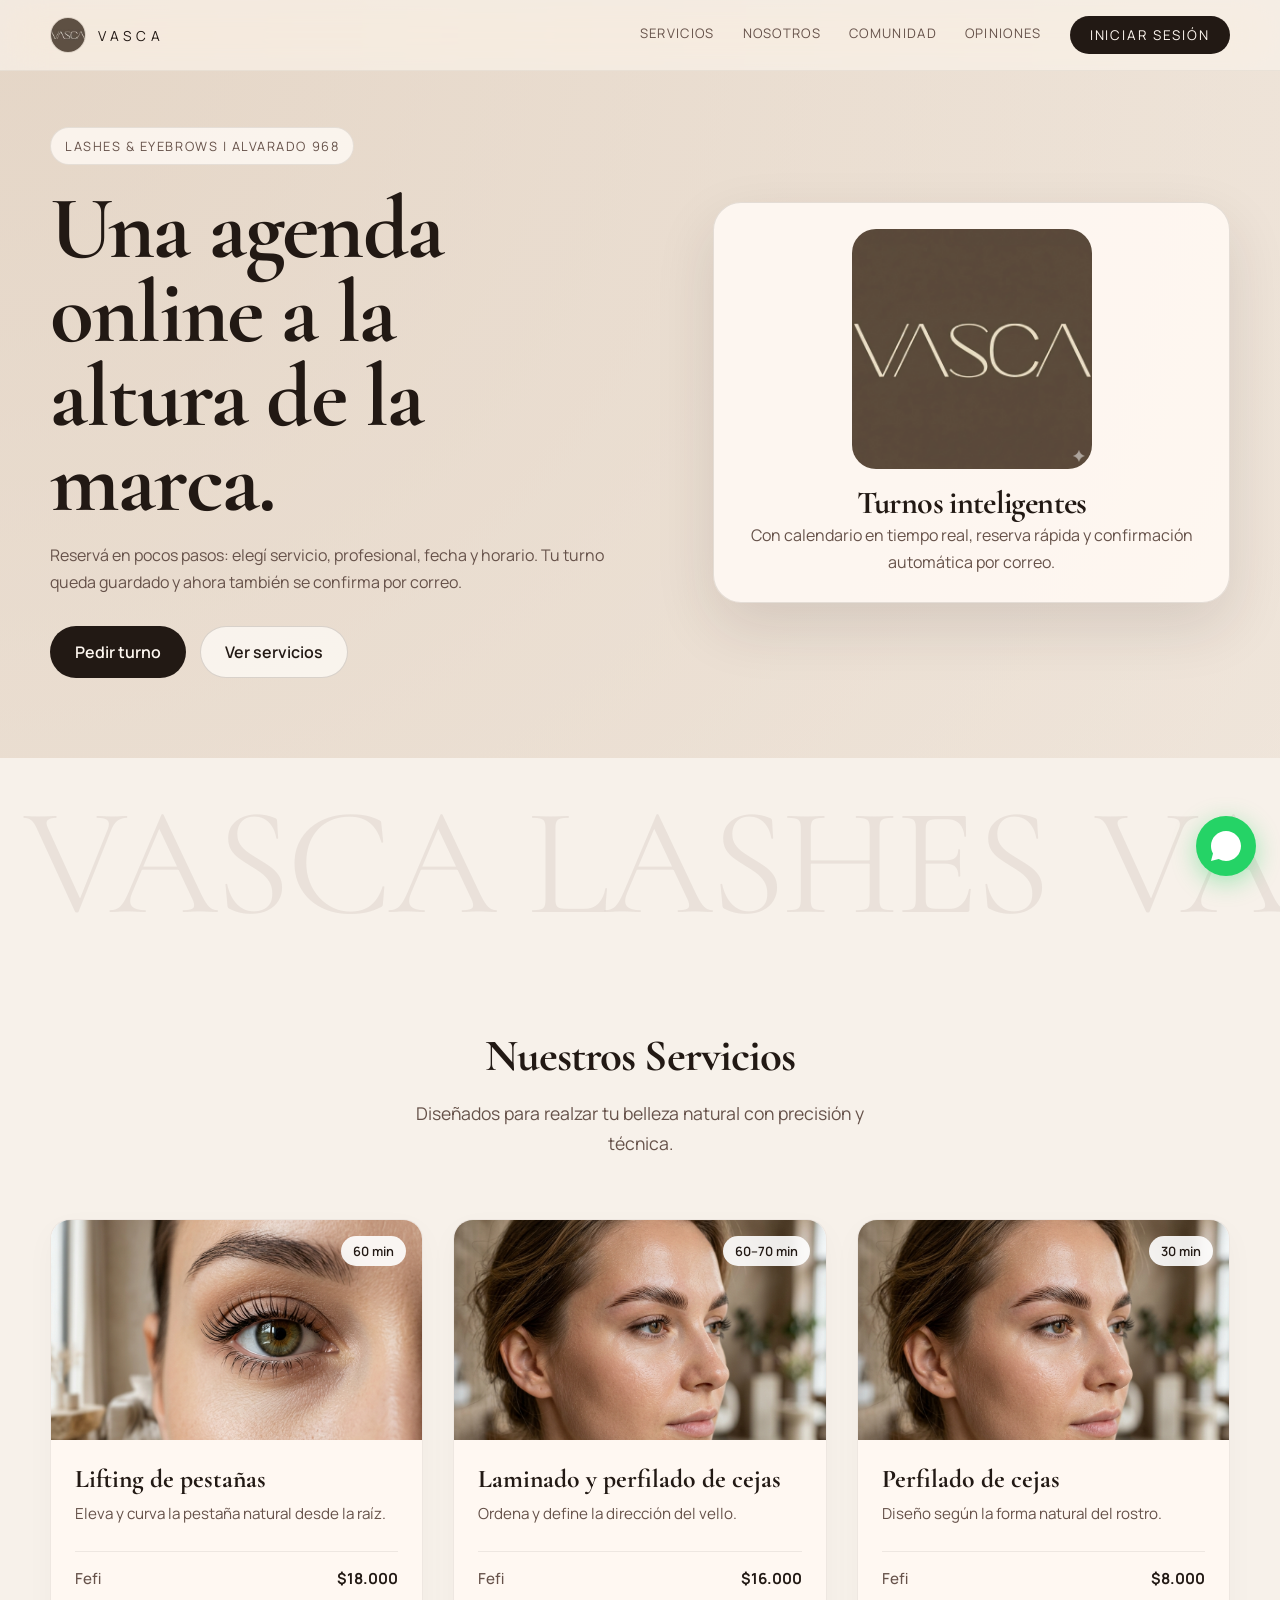
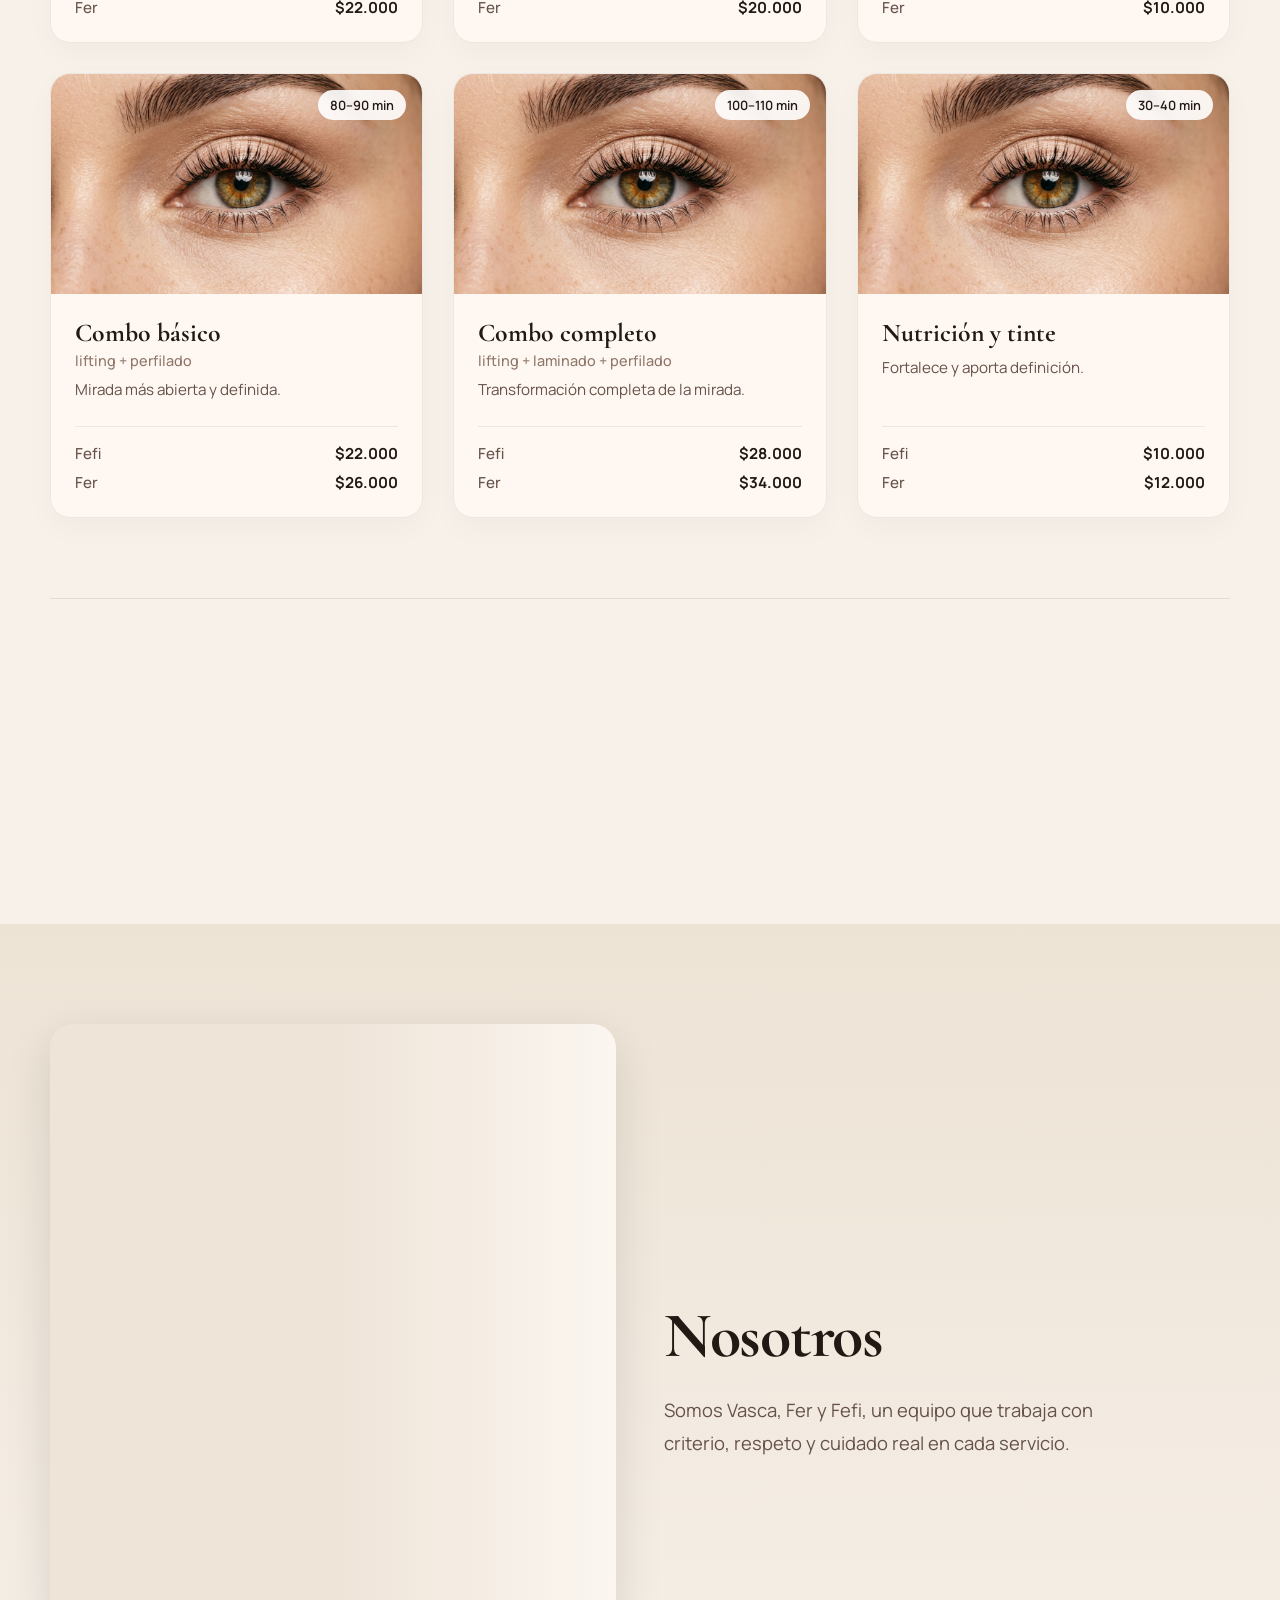
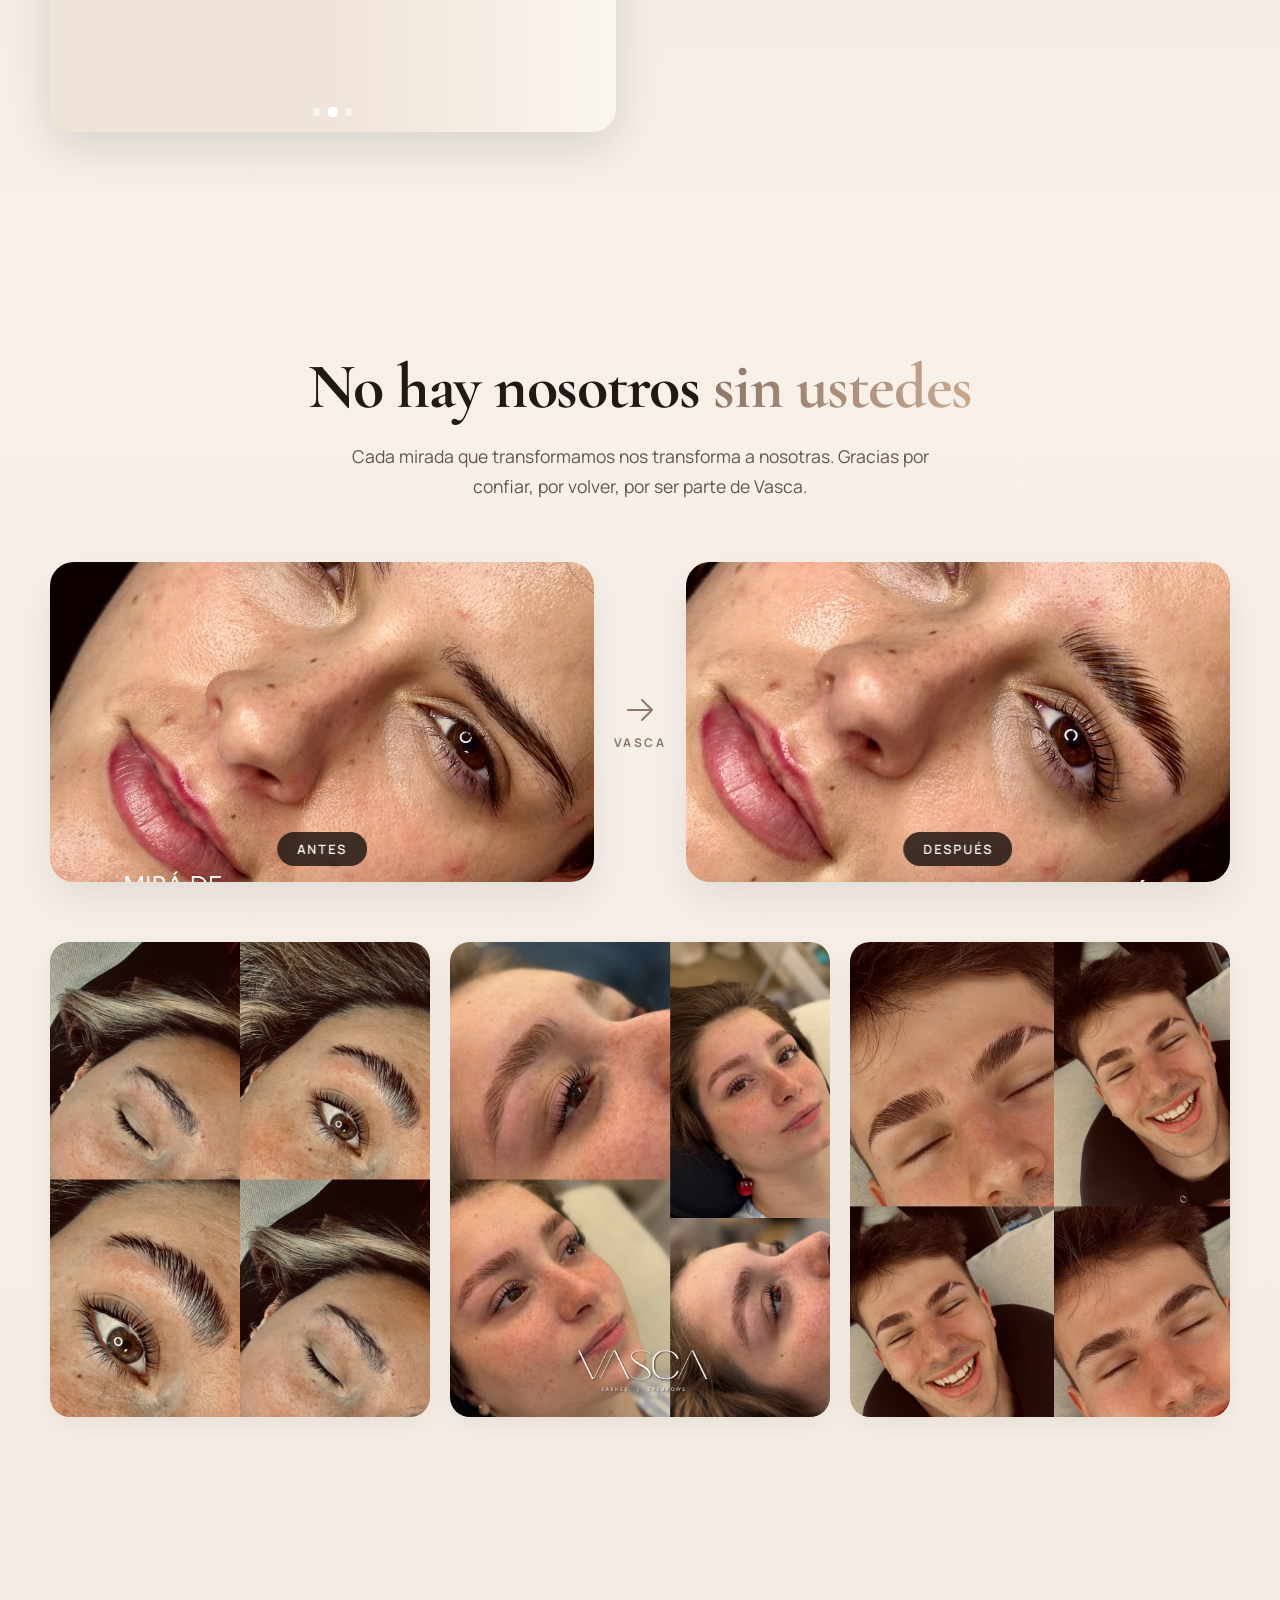
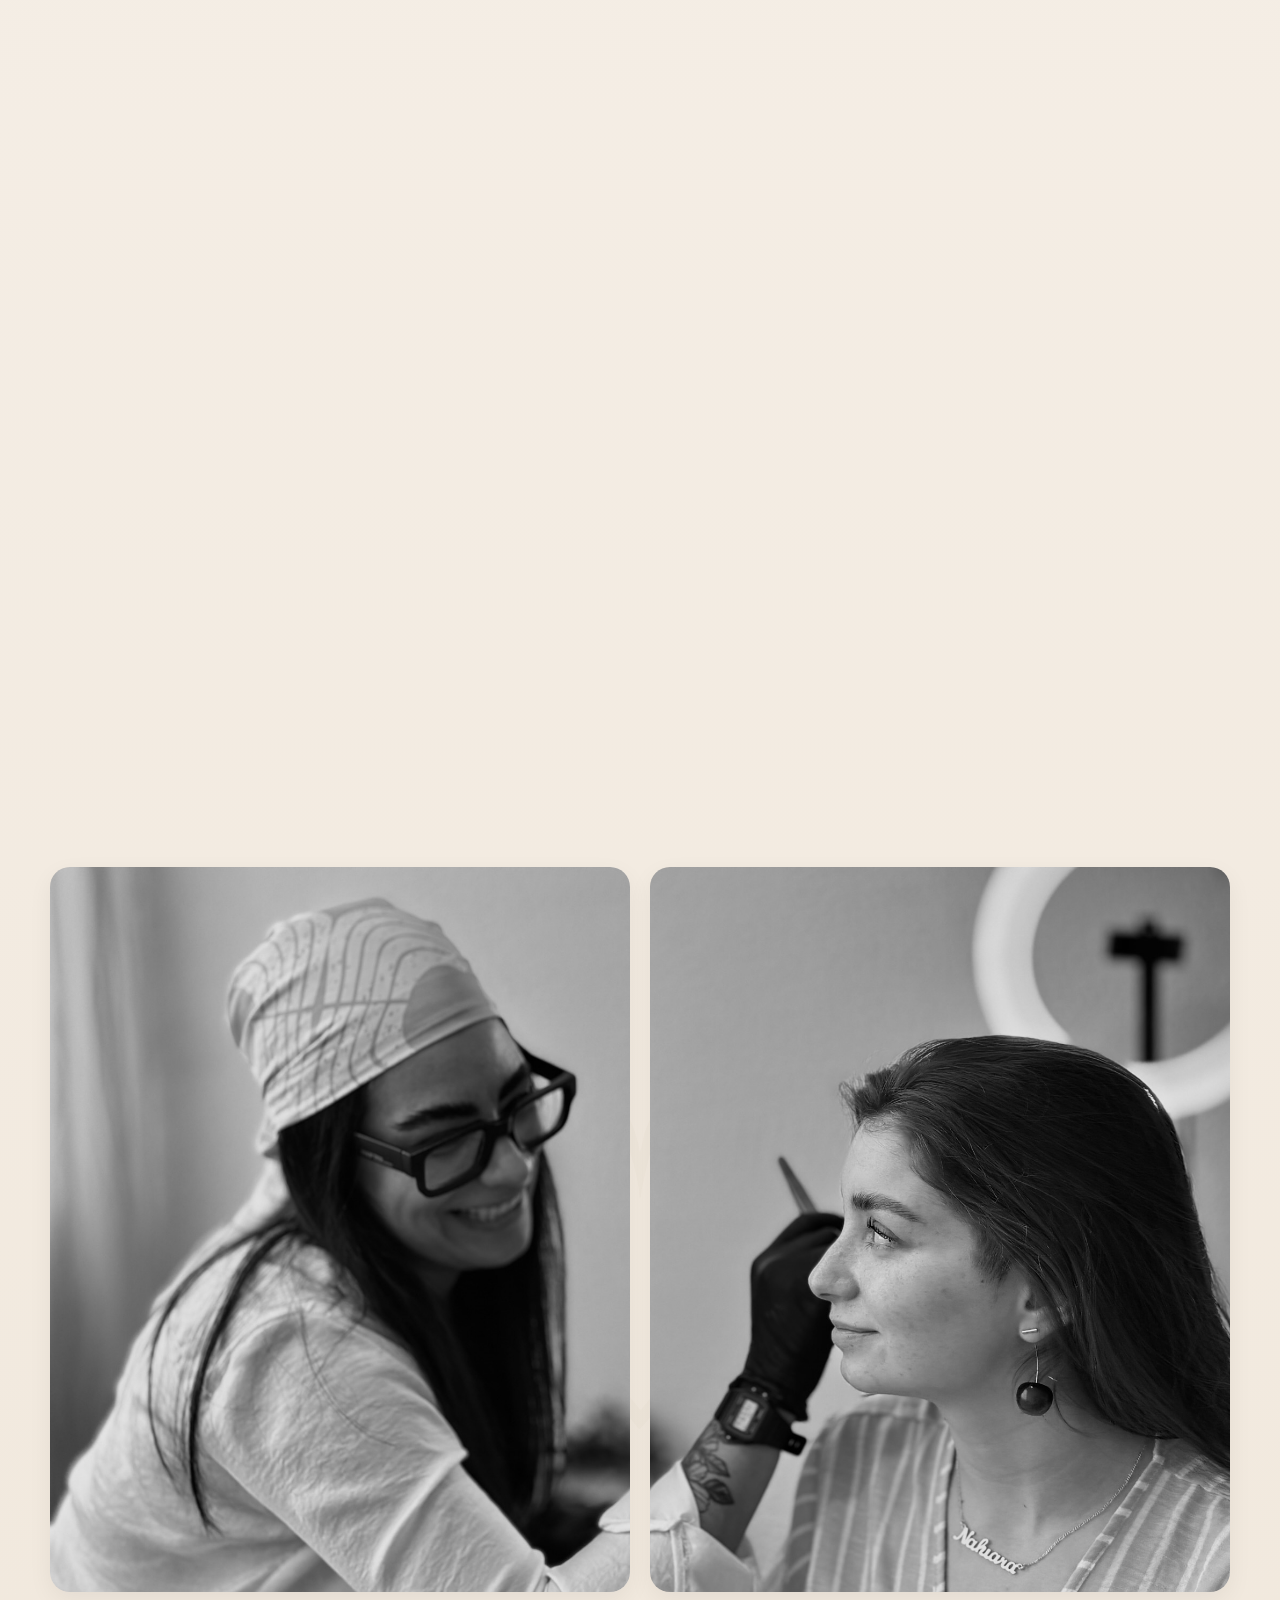
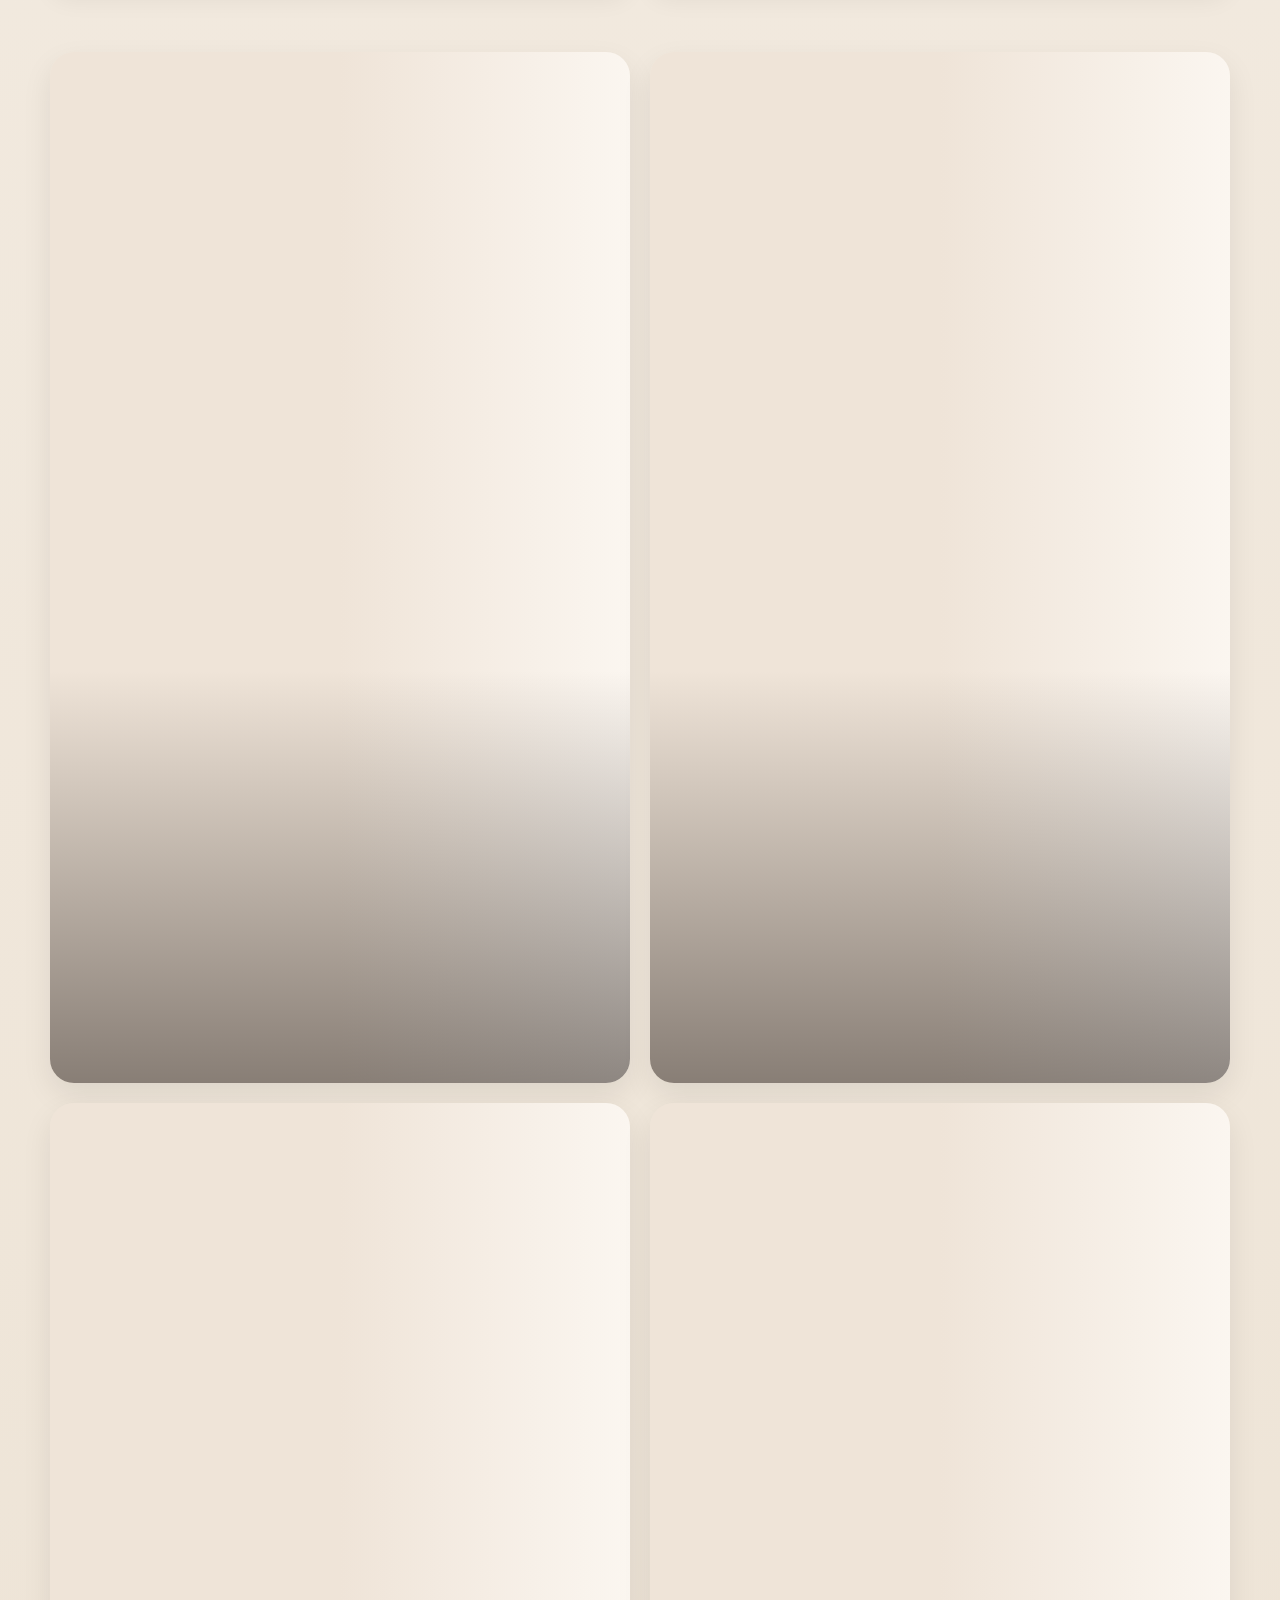
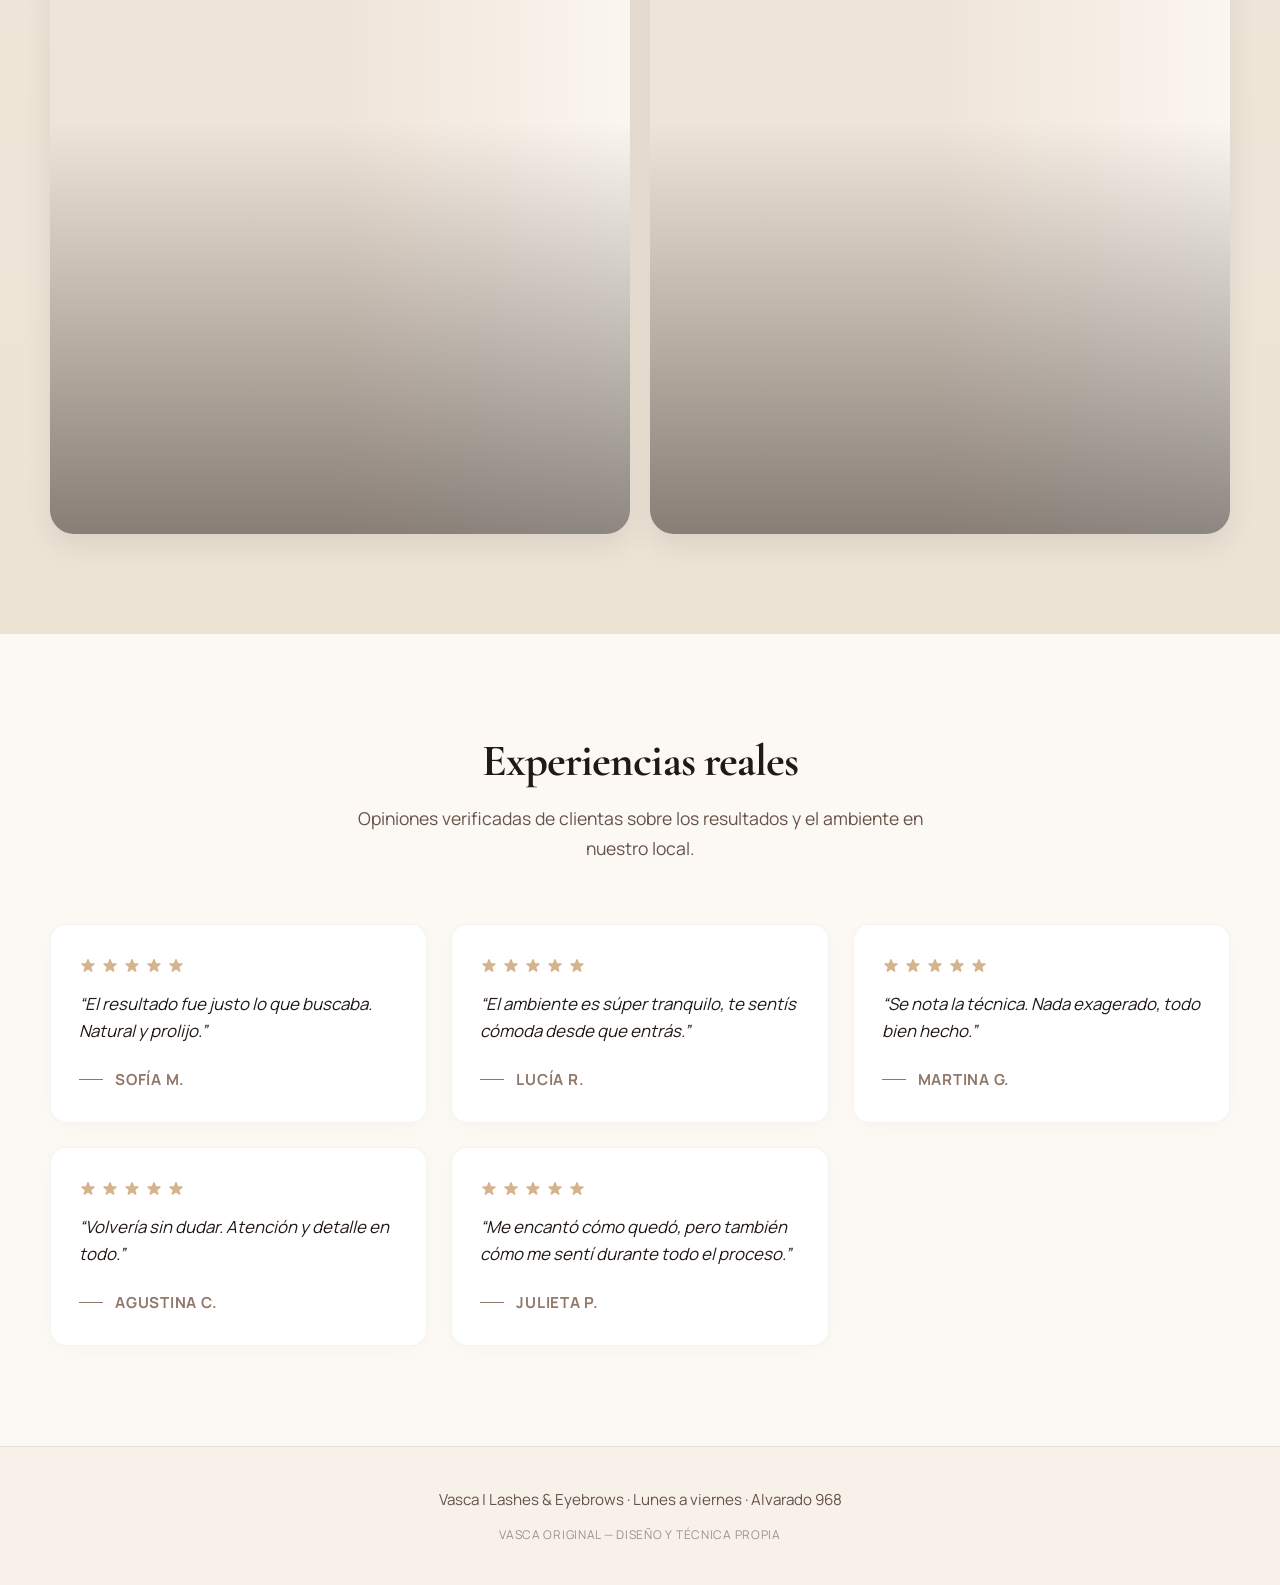
<file: index.html>
<!DOCTYPE html>
<html lang="es">
<head>
  <meta charset="UTF-8">
  <meta name="viewport" content="width=device-width, initial-scale=1.0">
  <meta name="vasca-api-origin" content="http://localhost:3000">
  <title>Vasca | Lashes & Eyebrows</title>
  <meta name="description" content="Reserva turnos online con Vasca. Elegí servicio, profesional, fecha y horario.">
  <meta name="keywords" content="lifting pestañas, laminado cejas, perfilado, turnos online, Vasca Lashes">
  <meta name="author" content="Vasca Lashes">
  <meta name="theme-color" content="#221914">
  <meta property="og:type" content="website">
  <meta property="og:title" content="Vasca | Lashes &amp; Eyebrows">
  <meta property="og:description" content="Turnos online de lifting, laminado y perfilado. Alvarado 968.">
  <meta property="og:image" content="fotos/vasca.png">
  <link rel="preconnect" href="https://fonts.googleapis.com">
  <link rel="preconnect" href="https://fonts.gstatic.com" crossorigin>
  <link href="https://fonts.googleapis.com/css2?family=Cormorant+Garamond:wght@500;600;700&family=Manrope:wght@400;500;600;700&display=swap" rel="stylesheet">
  <link rel="stylesheet" href="styles.css">
  <link rel="icon" href="icon-192.png" type="image/png">
  <link rel="icon" href="icon-192.png" type="image/png" sizes="192x192">
  <link rel="apple-touch-icon" href="icon-192.png">
  <link rel="manifest" href="manifest.json">
  <link rel="preload" as="image" href="fotos/vasca.png">
</head>
<body>

  <header class="topbar">
    <div class="shell topbar-inner">
      <a class="brand" href="#inicio">
        <img class="brand-mark" src="vasca-avatar.jpg" alt="Logo de Vasca">
        <span>Vasca</span>
      </a>
      <button class="nav-toggle" id="nav-toggle" aria-label="Menú" onclick="document.querySelector('.topbar-nav').classList.toggle('open')">☰</button>
      <nav class="topbar-nav" id="topbar-nav">
        <a class="topbar-nav-link" href="#servicios" onclick="this.parentElement.classList.remove('open')">Servicios</a>
        <a class="topbar-nav-link" href="#nosotros" onclick="this.parentElement.classList.remove('open')">Nosotros</a>
        <a class="topbar-nav-link" href="#comunidad" onclick="this.parentElement.classList.remove('open')">Comunidad</a>
        <a class="topbar-nav-link" href="#testimonios" onclick="this.parentElement.classList.remove('open')">Opiniones</a>
        <a class="topbar-link" id="auth-link" href="login.html">Iniciar sesión</a>
      </nav>
    </div>
  </header>

  <main id="inicio">
    <section class="hero">
      <div class="shell hero-grid">
        <div class="hero-copy">
          <div class="eyebrow">Lashes & Eyebrows | Alvarado 968</div>
          <h1>Una agenda online a la altura de la marca.</h1>
          <p>Reservá en pocos pasos: elegí servicio, profesional, fecha y horario. Tu turno queda guardado y ahora también se confirma por correo.</p>
          <div class="actions">
            <a class="btn btn-primary" id="hero-cta" href="login.html">Pedir turno</a>
            <a class="btn btn-secondary" href="https://www.instagram.com/vasca.lashes/" target="_blank" rel="noreferrer">Ver servicios</a>
          </div>
        </div>
        <article class="hero-card">
          <img src="fotos/vasca.png" alt="Logo corporativo Vasca Turnos" fetchpriority="high" width="240" height="240">
          <h2>Turnos inteligentes</h2>
          <p>Con calendario en tiempo real, reserva rápida y confirmación automática por correo.</p>
        </article>
      </div>
    </section>

    <section class="brand-watermark">
      <div class="watermark-container">
        <div class="watermark-track">
          <span class="watermark-text">VASCA LASHES</span>
          <span class="watermark-text">VASCA LASHES</span>
          <span class="watermark-text">VASCA LASHES</span>
          <span class="watermark-text">VASCA LASHES</span>
          <span class="watermark-text">VASCA LASHES</span>
          <span class="watermark-text">VASCA LASHES</span>
          <span class="watermark-text">VASCA LASHES</span>
          <span class="watermark-text">VASCA LASHES</span>
        </div>
        <div class="watermark-track">
          <span class="watermark-text">VASCA LASHES</span>
          <span class="watermark-text">VASCA LASHES</span>
          <span class="watermark-text">VASCA LASHES</span>
          <span class="watermark-text">VASCA LASHES</span>
          <span class="watermark-text">VASCA LASHES</span>
          <span class="watermark-text">VASCA LASHES</span>
          <span class="watermark-text">VASCA LASHES</span>
          <span class="watermark-text">VASCA LASHES</span>
        </div>
      </div>
    </section>

    <section id="servicios" class="premium-services">
      <div class="shell">
        <div class="section-header reveal">
          <h2 class="section-title">Nuestros Servicios</h2>
          <p class="section-copy">Diseñados para realzar tu belleza natural con precisión y técnica.</p>
        </div>
        <div class="services-grid">
          <article class="service-card-premium">
            <div class="service-image-wrapper"><img src="fotos/lifting_pestanas.jpg" alt="Lifting de pestañas" loading="lazy"><span class="service-duration">60 min</span></div>
            <div class="service-content"><h3>Lifting de pestañas</h3><p>Eleva y curva la pestaña natural desde la raíz.</p><div class="service-pricing"><div class="price-tier"><span>Fefi</span> <strong>$18.000</strong></div><div class="price-tier"><span>Fer</span> <strong>$22.000</strong></div></div></div>
          </article>
          <article class="service-card-premium">
            <div class="service-image-wrapper"><img src="fotos/laminado_cejas.jpg" alt="Laminado y perfilado de cejas" loading="lazy"><span class="service-duration">60–70 min</span></div>
            <div class="service-content"><h3>Laminado y perfilado de cejas</h3><p>Ordena y define la dirección del vello.</p><div class="service-pricing"><div class="price-tier"><span>Fefi</span> <strong>$16.000</strong></div><div class="price-tier"><span>Fer</span> <strong>$20.000</strong></div></div></div>
          </article>
          <article class="service-card-premium">
            <div class="service-image-wrapper"><img src="fotos/perfilado_cejas.jpg" alt="Perfilado de cejas" loading="lazy"><span class="service-duration">30 min</span></div>
            <div class="service-content"><h3>Perfilado de cejas</h3><p>Diseño según la forma natural del rostro.</p><div class="service-pricing"><div class="price-tier"><span>Fefi</span> <strong>$8.000</strong></div><div class="price-tier"><span>Fer</span> <strong>$10.000</strong></div></div></div>
          </article>
          <article class="service-card-premium">
            <div class="service-image-wrapper"><img src="fotos/combo.jpg" alt="Combo básico" loading="lazy"><span class="service-duration">80–90 min</span></div>
            <div class="service-content"><h3>Combo básico <span class="service-sub">lifting + perfilado</span></h3><p>Mirada más abierta y definida.</p><div class="service-pricing"><div class="price-tier"><span>Fefi</span> <strong>$22.000</strong></div><div class="price-tier"><span>Fer</span> <strong>$26.000</strong></div></div></div>
          </article>
          <article class="service-card-premium">
            <div class="service-image-wrapper"><img src="fotos/combo_completo.jpg" alt="Combo completo" loading="lazy"><span class="service-duration">100–110 min</span></div>
            <div class="service-content"><h3>Combo completo <span class="service-sub">lifting + laminado + perfilado</span></h3><p>Transformación completa de la mirada.</p><div class="service-pricing"><div class="price-tier"><span>Fefi</span> <strong>$28.000</strong></div><div class="price-tier"><span>Fer</span> <strong>$34.000</strong></div></div></div>
          </article>
          <article class="service-card-premium">
            <div class="service-image-wrapper"><img src="fotos/nutricion_tinte.jpg" alt="Nutrición y tinte" loading="lazy"><span class="service-duration">30–40 min</span></div>
            <div class="service-content"><h3>Nutrición y tinte</h3><p>Fortalece y aporta definición.</p><div class="service-pricing"><div class="price-tier"><span>Fefi</span> <strong>$10.000</strong></div><div class="price-tier"><span>Fer</span> <strong>$12.000</strong></div></div></div>
          </article>
        </div>

        <div class="reasons-block">
          <div class="reason-item reveal">
            <div class="reason-icon"><svg viewBox="0 0 24 24" fill="none" stroke="currentColor" stroke-width="1.5"><path stroke-linecap="round" stroke-linejoin="round" d="M15 15l-2 5L9 9l11 4-5 2zm0 0l5 5M7.188 2.239l.777 2.897M5.136 7.965l-2.898-.777M13.95 4.05l-2.122 2.122m-5.657 5.656l-2.12 2.122"/></svg></div>
            <h4>Precisión</h4><p>Cada aplicación está controlada y ejecutada con técnica.</p>
          </div>
          <div class="reason-item reveal">
            <div class="reason-icon"><svg viewBox="0 0 24 24" fill="none" stroke="currentColor" stroke-width="1.5"><path stroke-linecap="round" stroke-linejoin="round" d="M9.813 15.904L9 18.75l-.813-2.846a4.5 4.5 0 00-3.09-3.09L2.25 12l2.846-.813a4.5 4.5 0 003.09-3.09L9 5.25l.813 2.846a4.5 4.5 0 003.09 3.09L15.75 12l-2.846.813a4.5 4.5 0 00-3.09 3.09zM18.259 8.715L18 9.75l-.259-1.035a3.375 3.375 0 00-2.455-2.456L14.25 6l1.036-.259a3.375 3.375 0 002.455-2.456L18 2.25l.259 1.035a3.375 3.375 0 002.456 2.456L21.75 6l-1.035.259a3.375 3.375 0 00-2.456 2.456z"/></svg></div>
            <h4>Naturalidad</h4><p>Resultados definidos sin exageración.</p>
          </div>
          <div class="reason-item reveal">
            <div class="reason-icon"><svg viewBox="0 0 24 24" fill="none" stroke="currentColor" stroke-width="1.5"><path stroke-linecap="round" stroke-linejoin="round" d="M2.036 12.322a1.012 1.012 0 010-.639C3.423 7.51 7.36 4.5 12 4.5c4.638 0 8.573 3.007 9.963 7.178.07.207.07.431 0 .639C20.577 16.49 16.64 19.5 12 19.5c-4.638 0-8.573-3.007-9.963-7.178z"/><path stroke-linecap="round" stroke-linejoin="round" d="M15 12a3 3 0 11-6 0 3 3 0 016 0z"/></svg></div>
            <h4>Diseño personalizado</h4><p>Cada mirada se adapta a la estructura del ojo.</p>
          </div>
        </div>
      </div>
    </section>

    <!-- NOSOTROS -->
    <section id="nosotros" class="nosotros-section">
      <div class="shell">
        <div class="nosotros-grid reveal">
          <div class="nosotros-carousel" id="nosotros-carousel">
            <div class="carousel-slide active">
              <img src="img/fotovasca1.jpg" alt="Vasca equipo" fetchpriority="high">
            </div>
            <div class="carousel-slide">
              <video src="img/videovasca1.mp4" muted loop playsinline preload="auto"></video>
            </div>
            <div class="carousel-slide">
              <video src="img/videoavasca2.mp4" muted loop playsinline preload="auto"></video>
            </div>
            <div class="carousel-dots" id="carousel-dots">
              <span class="dot active"></span>
              <span class="dot"></span>
              <span class="dot"></span>
            </div>
          </div>
          <div class="nosotros-copy">
            <h2 class="section-title">Nosotros</h2>
            <p class="section-copy">Somos Vasca, Fer y Fefi, un equipo que trabaja con criterio, respeto y cuidado real en cada servicio.</p>
          </div>
        </div>
      </div>
    </section>

    <section id="comunidad" class="community-section">
      <div class="shell">
        <div class="community-header reveal">
          <h2 class="section-title">No hay nosotros <em>sin ustedes</em></h2>
          <p class="section-copy">Cada mirada que transformamos nos transforma a nosotras. Gracias por confiar, por volver, por ser parte de Vasca.</p>
        </div>

        <div class="before-after-showcase reveal">
          <div class="ba-card">
            <img src="img/antes.jpg" alt="Antes del tratamiento" loading="lazy">
            <span class="ba-label">Antes</span>
          </div>
          <div class="ba-divider">
            <svg viewBox="0 0 24 24" fill="none" stroke="currentColor" stroke-width="1.5"><path stroke-linecap="round" stroke-linejoin="round" d="M13.5 4.5L21 12m0 0l-7.5 7.5M21 12H3"/></svg>
            <span>Vasca</span>
          </div>
          <div class="ba-card">
            <img src="img/despues.jpg" alt="Después del tratamiento" loading="lazy">
            <span class="ba-label">Después</span>
          </div>
        </div>

        <div class="community-gallery">
          <div class="gallery-item"><img src="img/foto1.jpg" alt="Clienta Vasca pestañas" loading="lazy" width="400" height="500"></div>
          <div class="gallery-item"><img src="img/foto2.jpg" alt="Resultado Vasca laminado" loading="lazy" width="400" height="500"></div>
          <div class="gallery-item"><img src="img/foto3.jpg" alt="Clienta Vasca cejas" loading="lazy" width="400" height="500"></div>
          <div class="gallery-item"><img src="img/foto4.jpg" alt="Resultado Vasca lifting" loading="lazy" width="400" height="500"></div>
          <div class="gallery-item"><img src="img/foto6.jpg" alt="Resultado Vasca natural" loading="lazy" width="400" height="500"></div>
          <div class="gallery-item"><img src="img/foto7.jpg" alt="Clienta Vasca satisfecha" loading="lazy" width="400" height="500"></div>
          <div class="gallery-item"><img src="img/foto8.jpg" alt="Clienta Vasca perfilado" loading="lazy" width="400" height="500"></div>
          <div class="gallery-item"><img src="img/foto9.jpg" alt="Resultado Vasca maquillaje" loading="lazy" width="400" height="500"></div>
        </div>

        <div class="team-duo">
          <div class="gallery-item"><img src="img/fotoconjunto1.jpg" alt="El equipo Vasca" loading="lazy" width="400" height="500"></div>
          <div class="gallery-item"><img src="img/fotoconjunto2.jpg" alt="El equipo Vasca" loading="lazy" width="400" height="500"></div>
        </div>

        <div class="community-videos">
          <div class="video-card"><video src="img/video.mp4" muted loop playsinline preload="metadata" width="360" height="640"></video><div class="video-overlay"></div></div>
          <div class="video-card"><video src="img/video2.mp4" muted loop playsinline preload="metadata" width="360" height="640"></video><div class="video-overlay"></div></div>
          <div class="video-card"><video src="img/video3.mp4" muted loop playsinline preload="metadata" width="360" height="640"></video><div class="video-overlay"></div></div>
          <div class="video-card"><video src="img/video4.mp4" muted loop playsinline preload="metadata" width="360" height="640"></video><div class="video-overlay"></div></div>
        </div>
      </div>
    </section>

    <section id="testimonios" class="premium-testimonials">
      <div class="shell">
        <div class="section-header reveal">
          <h2 class="section-title">Experiencias reales</h2>
          <p class="section-copy">Opiniones verificadas de clientas sobre los resultados y el ambiente en nuestro local.</p>
        </div>
        <div class="testimonials-grid" id="testimonials-grid"></div>
      </div>
    </section>
  </main>

  <a href="https://wa.me/5491100000000?text=Hola%20Vasca!%20Quiero%20consultar" target="_blank" rel="noopener" class="wa-float" aria-label="WhatsApp">
    <svg viewBox="0 0 32 32" fill="currentColor"><path d="M16 0C7.16 0 0 7.16 0 16c0 2.83.74 5.58 2.14 8.02L0 32l8.18-2.1A15.94 15.94 0 0016 32c8.84 0 16-7.16 16-16S24.84 0 16 0zm7.23 22.31c-.4-.2-2.35-1.16-2.71-1.29-.36-.13-.63-.2-.9.2-.26.4-1.02 1.29-1.25 1.55-.23.27-.46.3-.86.1-.4-.2-1.68-.62-3.2-1.97-1.18-1.05-1.98-2.35-2.21-2.75-.23-.4-.02-.61.17-.81.18-.18.4-.46.6-.7.2-.23.26-.4.4-.66.13-.27.07-.5-.03-.7-.1-.2-.9-2.15-1.22-2.95-.32-.77-.65-.67-.9-.68l-.76-.01c-.27 0-.7.1-1.06.5-.36.4-1.39 1.36-1.39 3.31s1.42 3.84 1.62 4.11c.2.27 2.8 4.27 6.79 5.99.95.41 1.69.66 2.27.84.95.3 1.82.26 2.5.16.76-.11 2.35-.96 2.68-1.89.33-.93.33-1.72.23-1.89-.1-.17-.36-.27-.76-.47z"/></svg>
  </a>

  <footer class="footer-premium">
    <div class="shell footer-inner">
      <div class="footer-main">Vasca | Lashes & Eyebrows · Lunes a viernes · Alvarado 968</div>
      <div class="anti-copy">VASCA Original &mdash; Diseño y técnica propia</div>
    </div>
  </footer>

  <!-- PWA Install Banner -->
  <div class="pwa-banner" id="pwa-banner" style="display:none;">
    <div class="pwa-banner-inner">
      <img src="vasca-avatar.jpg" alt="Vasca" class="pwa-banner-icon">
      <div class="pwa-banner-text">
        <strong>Instalá Vasca</strong>
        <span>Acceso rápido desde tu pantalla de inicio</span>
      </div>
      <button class="pwa-banner-btn" id="pwa-install-btn">Instalar</button>
      <button class="pwa-banner-close" id="pwa-close-btn" aria-label="Cerrar">✕</button>
    </div>
  </div>

  <script src="main.js" defer></script>
  <script>
    // PWA Install Prompt
    (function() {
      let deferredPrompt = null;
      const banner = document.getElementById('pwa-banner');
      const installBtn = document.getElementById('pwa-install-btn');
      const closeBtn = document.getElementById('pwa-close-btn');

      // Don't show if already installed (standalone) or dismissed
      if (window.matchMedia('(display-mode: standalone)').matches) return;
      if (navigator.standalone === true) return;
      if (sessionStorage.getItem('vasca-pwa-dismissed')) return;

      window.addEventListener('beforeinstallprompt', function(e) {
        e.preventDefault();
        deferredPrompt = e;
        banner.style.display = 'flex';
      });

      installBtn.addEventListener('click', function() {
        if (!deferredPrompt) return;
        deferredPrompt.prompt();
        deferredPrompt.userChoice.then(function() {
          deferredPrompt = null;
          banner.style.display = 'none';
        });
      });

      closeBtn.addEventListener('click', function() {
        banner.style.display = 'none';
        sessionStorage.setItem('vasca-pwa-dismissed', '1');
      });

      window.addEventListener('appinstalled', function() {
        banner.style.display = 'none';
        deferredPrompt = null;
      });
    })();
  </script>
</body>
</html>
</file>
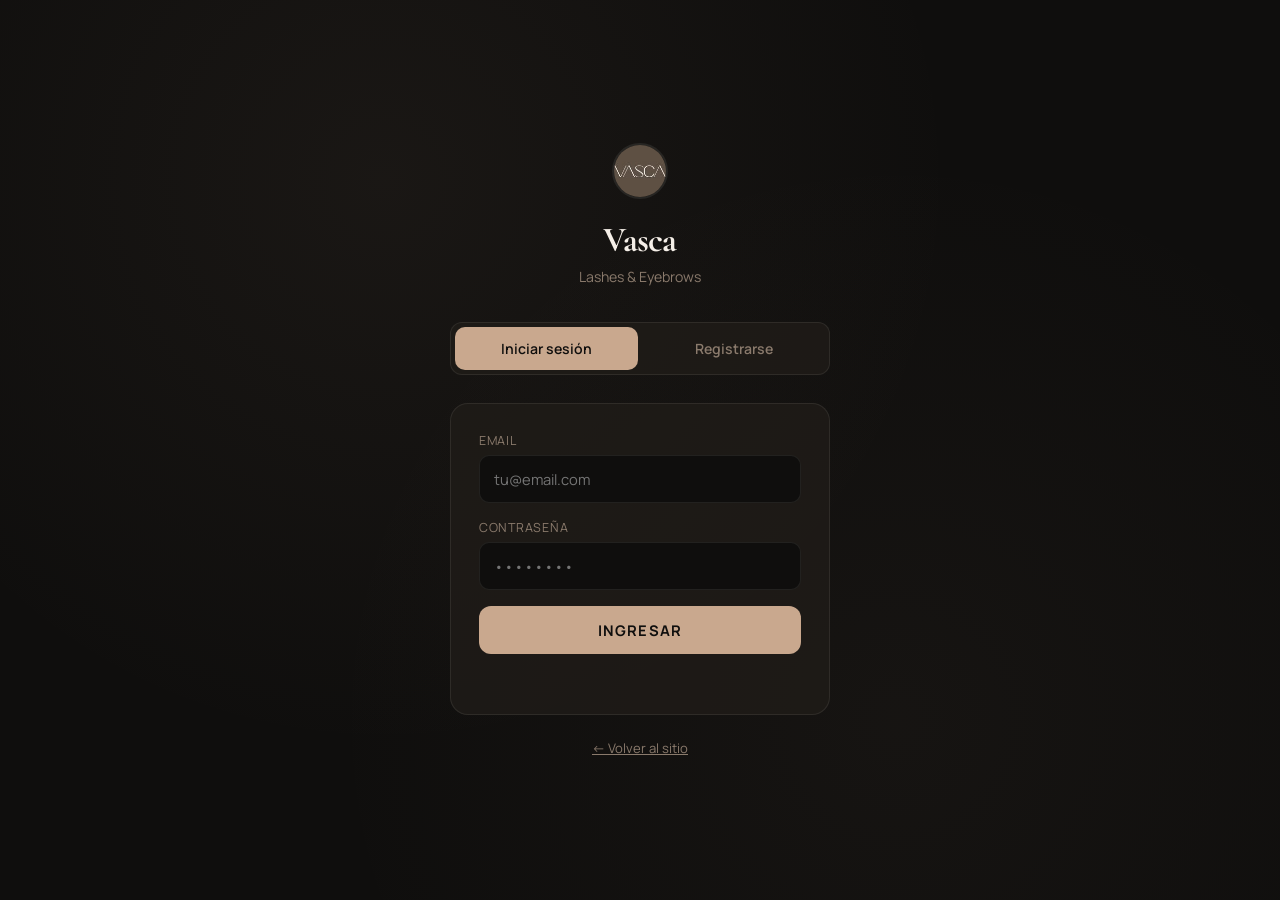
<file: login.html>
<!DOCTYPE html>
<html lang="es">
<head>
  <meta charset="UTF-8">
  <meta name="viewport" content="width=device-width, initial-scale=1.0">
  <title>Vasca — Iniciar sesión</title>
  <link rel="preconnect" href="https://fonts.googleapis.com">
  <link rel="preconnect" href="https://fonts.gstatic.com" crossorigin>
  <link href="https://fonts.googleapis.com/css2?family=Cormorant+Garamond:wght@500;600;700&family=Manrope:wght@400;500;600;700&display=swap" rel="stylesheet">
  <link rel="icon" href="favicon.svg" type="image/svg+xml">
  <style>
    :root {
      --bg: #0f0e0d; --card: rgba(30,27,24,0.95); --line: rgba(255,245,235,0.08);
      --text: #f5efe8; --text-soft: #c4b5a5; --muted: #8a7a6c; --accent: #c9a88e;
      --accent-glow: rgba(201,168,142,0.15); --red: #ff6b6b; --green: #6bcb77;
    }
    * { box-sizing: border-box; margin: 0; padding: 0; }
    body {
      min-height: 100vh; display: flex; align-items: center; justify-content: center;
      font-family: "Manrope", sans-serif; color: var(--text); background: var(--bg);
      background-image: radial-gradient(circle at 30% 20%, rgba(201,168,142,0.06) 0%, transparent 50%),
                        radial-gradient(circle at 70% 80%, rgba(201,168,142,0.04) 0%, transparent 50%);
    }
    .container { width: 100%; max-width: 420px; padding: 20px; animation: fadeIn 0.6s ease; }
    @keyframes fadeIn { from { opacity:0; transform:translateY(20px); } to { opacity:1; transform:translateY(0); } }
    .brand-header { text-align: center; margin-bottom: 36px; }
    .brand-header img { width: 56px; height: 56px; border-radius: 50%; border: 2px solid var(--line); margin-bottom: 14px; }
    .brand-header h1 { font-family: "Cormorant Garamond", serif; font-size: 2.2rem; letter-spacing: -0.02em; }
    .brand-header p { color: var(--muted); font-size: 0.88rem; margin-top: 6px; }
    .tabs { display: flex; gap: 4px; margin-bottom: 28px; background: var(--card); border-radius: 12px; padding: 4px; border: 1px solid var(--line); }
    .tab {
      flex: 1; padding: 12px; border: none; background: transparent; color: var(--muted);
      font: inherit; font-size: 0.88rem; font-weight: 600; border-radius: 10px;
      cursor: pointer; transition: all 0.3s;
    }
    .tab.active { background: var(--accent); color: var(--bg); }
    .form-card { background: var(--card); border: 1px solid var(--line); border-radius: 18px; padding: 28px; }
    .form-card.hidden { display: none; }
    .form-group { margin-bottom: 16px; }
    .form-group label { display: block; margin-bottom: 6px; font-size: 0.78rem; color: var(--muted); text-transform: uppercase; letter-spacing: 0.06em; }
    .form-group input {
      width: 100%; padding: 13px 14px; border-radius: 10px;
      border: 1px solid var(--line); background: var(--bg);
      color: var(--text); font: inherit; font-size: 0.92rem; transition: border-color 0.3s;
    }
    .form-group input:focus { outline: none; border-color: var(--accent); }
    .btn-submit {
      width: 100%; padding: 14px; border-radius: 12px; border: none;
      background: var(--accent); color: var(--bg); font: inherit;
      font-weight: 700; font-size: 0.92rem; cursor: pointer;
      transition: all 0.3s; text-transform: uppercase; letter-spacing: 0.08em;
    }
    .btn-submit:hover { transform: translateY(-2px); box-shadow: 0 8px 24px rgba(201,168,142,0.3); }
    .btn-submit:disabled { opacity: 0.5; cursor: not-allowed; transform: none; }
    .status { margin-top: 12px; font-size: 0.85rem; text-align: center; min-height: 20px; }
    .status.error { color: var(--red); }
    .status.success { color: var(--green); }
    .home-link { display: block; text-align: center; margin-top: 24px; color: var(--muted); font-size: 0.82rem; transition: color 0.3s; }
    .home-link:hover { color: var(--accent); }
  </style>
</head>
<body>
  <div class="container">
    <div class="brand-header">
      <img src="vasca-avatar.jpg" alt="Vasca">
      <h1>Vasca</h1>
      <p>Lashes & Eyebrows</p>
    </div>

    <div class="tabs">
      <button class="tab active" onclick="switchTab('login')">Iniciar sesión</button>
      <button class="tab" onclick="switchTab('register')">Registrarse</button>
    </div>

    <div class="form-card" id="form-login">
      <form onsubmit="handleLogin(event)">
        <div class="form-group">
          <label>Email</label>
          <input type="email" id="login-email" required placeholder="tu@email.com">
        </div>
        <div class="form-group">
          <label>Contraseña</label>
          <input type="password" id="login-pass" required placeholder="••••••••">
        </div>
        <button type="submit" class="btn-submit" id="btn-login">Ingresar</button>
        <div class="status" id="login-status"></div>
      </form>
    </div>

    <div class="form-card hidden" id="form-register">
      <form onsubmit="handleRegister(event)">
        <div class="form-group">
          <label>Nombre completo</label>
          <input type="text" id="reg-name" required placeholder="Tu nombre">
        </div>
        <div class="form-group">
          <label>Teléfono</label>
          <input type="tel" id="reg-phone" required placeholder="11 1234-5678">
        </div>
        <div class="form-group">
          <label>Email</label>
          <input type="email" id="reg-email" required placeholder="tu@email.com">
        </div>
        <div class="form-group">
          <label>Contraseña</label>
          <input type="password" id="reg-pass" required placeholder="Mínimo 6 caracteres" minlength="6">
        </div>
        <button type="submit" class="btn-submit" id="btn-register">Crear cuenta</button>
        <div class="status" id="reg-status"></div>
      </form>
    </div>

    <a href="index.html" class="home-link">← Volver al sitio</a>
  </div>

  <script>
    const SB_URL = "https://mxoztaxlcciqrdejfpum.supabase.co";
    const SB_KEY = "eyJhbGciOiJIUzI1NiIsInR5cCI6IkpXVCJ9.eyJpc3MiOiJzdXBhYmFzZSIsInJlZiI6Im14b3p0YXhsY2NpcXJkZWpmcHVtIiwicm9sZSI6ImFub24iLCJpYXQiOjE3Nzg2MTQ3NzksImV4cCI6MjA5NDE5MDc3OX0.bwE9e5P2UvqAC9VauZVk1q6j19mnDkAptXMOTEiKhJA";

    function switchTab(tab) {
      document.querySelectorAll(".tab").forEach((button, index) => {
        button.classList.toggle("active", (tab === "login" && index === 0) || (tab === "register" && index === 1));
      });
      document.getElementById("form-login").classList.toggle("hidden", tab !== "login");
      document.getElementById("form-register").classList.toggle("hidden", tab !== "register");
    }

    function parseToken(token) {
      try {
        return JSON.parse(atob(token.split(".")[1]));
      } catch {
        return {};
      }
    }

    async function fetchJson(url, init = {}) {
      const response = await fetch(url, init);
      const text = await response.text();
      const data = text ? JSON.parse(text) : null;
      if (!response.ok) {
        throw new Error(data?.error_description || data?.msg || data?.message || text || "Request failed");
      }
      return data;
    }

    async function getUserRole(token) {
      const payload = parseToken(token);
      const userId = payload.sub;
      if (!userId) return "client";

      try {
        const data = await fetchJson(`${SB_URL}/rest/v1/profiles?select=role&id=eq.${userId}&limit=1`, {
          headers: { apikey: SB_KEY, Authorization: `Bearer ${token}` },
        });
        return data.length ? data[0].role : "client";
      } catch {
        return "client";
      }
    }

    async function upsertProfile(token, profile) {
      return fetchJson(`${SB_URL}/rest/v1/profiles?on_conflict=id`, {
        method: "POST",
        headers: {
          apikey: SB_KEY,
          Authorization: `Bearer ${token}`,
          "Content-Type": "application/json",
          Prefer: "resolution=merge-duplicates,return=representation",
        },
        body: JSON.stringify(profile),
      });
    }

    async function patchClient(token, clientId, payload) {
      return fetchJson(`${SB_URL}/rest/v1/clients?id=eq.${clientId}`, {
        method: "PATCH",
        headers: {
          apikey: SB_KEY,
          Authorization: `Bearer ${token}`,
          "Content-Type": "application/json",
          Prefer: "return=representation",
        },
        body: JSON.stringify(payload),
      });
    }

    async function createClient(token, payload) {
      return fetchJson(`${SB_URL}/rest/v1/clients`, {
        method: "POST",
        headers: {
          apikey: SB_KEY,
          Authorization: `Bearer ${token}`,
          "Content-Type": "application/json",
          Prefer: "return=representation",
        },
        body: JSON.stringify(payload),
      });
    }

    async function syncClientIdentity(token, user, seed = {}) {
      const payload = parseToken(token);
      const userId = user?.id || payload.sub;
      const email = user?.email || payload.email || seed.email || "";
      if (!userId) return;

      const [profileRows, clientRows] = await Promise.all([
        fetchJson(`${SB_URL}/rest/v1/profiles?select=id,full_name,phone,role&id=eq.${userId}&limit=1`, {
          headers: { apikey: SB_KEY, Authorization: `Bearer ${token}` },
        }).catch(() => []),
        fetchJson(`${SB_URL}/rest/v1/clients?select=*&auth_user_id=eq.${userId}&limit=1`, {
          headers: { apikey: SB_KEY, Authorization: `Bearer ${token}` },
        }).catch(() => []),
      ]);

      const profile = profileRows[0] || null;
      const fullName = seed.full_name || profile?.full_name || user?.user_metadata?.full_name || "";
      const phone = seed.phone || profile?.phone || user?.user_metadata?.phone || "";

      await upsertProfile(token, {
        id: userId,
        full_name: fullName,
        phone: phone || null,
        role: profile?.role || "client",
      }).catch(() => null);

      let client = clientRows[0] || null;
      if (!client && email) {
        const byEmail = await fetchJson(`${SB_URL}/rest/v1/clients?select=*&email=eq.${encodeURIComponent(email)}&order=created_at.asc&limit=1`, {
          headers: { apikey: SB_KEY, Authorization: `Bearer ${token}` },
        }).catch(() => []);
        client = byEmail[0] || null;
      }

      if (client) {
        const patch = {};
        if (client.auth_user_id !== userId) patch.auth_user_id = userId;
        if (fullName && fullName !== client.full_name) patch.full_name = fullName;
        if (phone && phone !== client.phone) patch.phone = phone;
        if (email && email !== client.email) patch.email = email;
        if (Object.keys(patch).length) {
          const fallbackPatch = { ...patch };
          delete fallbackPatch.auth_user_id;
          try {
            await patchClient(token, client.id, patch);
          } catch {
            if (Object.keys(fallbackPatch).length) {
              await patchClient(token, client.id, fallbackPatch).catch(() => null);
            }
          }
        }
        return;
      }

      const newClient = {
        full_name: fullName || "Clienta Vasca",
        phone: phone || "Sin teléfono",
        email: email || null,
        auth_user_id: userId,
      };

      try {
        await createClient(token, newClient);
      } catch {
        delete newClient.auth_user_id;
        await createClient(token, newClient).catch(() => null);
      }
    }

    async function checkSession() {
      const token = localStorage.getItem("vasca_token");
      if (!token) return;

      try {
        const user = await fetchJson(`${SB_URL}/auth/v1/user`, {
          headers: { apikey: SB_KEY, Authorization: `Bearer ${token}` },
        });

        await syncClientIdentity(token, user).catch(() => null);
        const role = await getUserRole(token);
        localStorage.setItem("vasca_role", role);
        if (role === "admin") window.location.href = "admin.html";
        else window.location.href = "turnos.html";
      } catch {
        localStorage.removeItem("vasca_token");
        localStorage.removeItem("vasca_refresh");
        localStorage.removeItem("vasca_user");
        localStorage.removeItem("vasca_role");
      }
    }

    async function handleLogin(event) {
      event.preventDefault();
      const button = document.getElementById("btn-login");
      const status = document.getElementById("login-status");
      button.disabled = true;
      status.textContent = "Verificando...";
      status.className = "status";

      try {
        const email = document.getElementById("login-email").value;
        const password = document.getElementById("login-pass").value;

        const data = await fetchJson(`${SB_URL}/auth/v1/token?grant_type=password`, {
          method: "POST",
          headers: { apikey: SB_KEY, "Content-Type": "application/json" },
          body: JSON.stringify({ email, password }),
        });

        localStorage.setItem("vasca_token", data.access_token);
        localStorage.setItem("vasca_refresh", data.refresh_token);
        localStorage.setItem("vasca_user", JSON.stringify(data.user));

        await syncClientIdentity(data.access_token, data.user, { email }).catch(() => null);
        const role = await getUserRole(data.access_token);
        localStorage.setItem("vasca_role", role);

        status.textContent = "✓ Bienvenida";
        status.className = "status success";

        setTimeout(() => {
          window.location.href = role === "admin" ? "admin.html" : "turnos.html";
        }, 450);
      } catch (error) {
        status.textContent = `✕ ${error.message}`;
        status.className = "status error";
        button.disabled = false;
      }
    }

    async function handleRegister(event) {
      event.preventDefault();
      const button = document.getElementById("btn-register");
      const status = document.getElementById("reg-status");
      button.disabled = true;
      status.textContent = "Creando cuenta...";
      status.className = "status";

      try {
        const fullName = document.getElementById("reg-name").value.trim();
        const phone = document.getElementById("reg-phone").value.trim();
        const email = document.getElementById("reg-email").value;
        const password = document.getElementById("reg-pass").value;

        const data = await fetchJson(`${SB_URL}/auth/v1/signup`, {
          method: "POST",
          headers: { apikey: SB_KEY, "Content-Type": "application/json" },
          body: JSON.stringify({
            email,
            password,
            data: { full_name: fullName, phone, role: "client" },
          }),
        });

        if (data.access_token) {
          localStorage.setItem("vasca_token", data.access_token);
          localStorage.setItem("vasca_refresh", data.refresh_token);
          localStorage.setItem("vasca_user", JSON.stringify(data.user));
          localStorage.setItem("vasca_role", "client");

          await syncClientIdentity(data.access_token, data.user, {
            full_name: fullName,
            phone,
            email,
          }).catch(() => null);

          status.textContent = "✓ Cuenta creada";
          status.className = "status success";
          setTimeout(() => { window.location.href = "turnos.html"; }, 450);
          return;
        }

        status.textContent = "✓ Revisá tu email para confirmar la cuenta";
        status.className = "status success";
        button.disabled = false;
      } catch (error) {
        status.textContent = `✕ ${error.message}`;
        status.className = "status error";
        button.disabled = false;
      }
    }

    checkSession();
  </script>
</body>
</html>
</file>
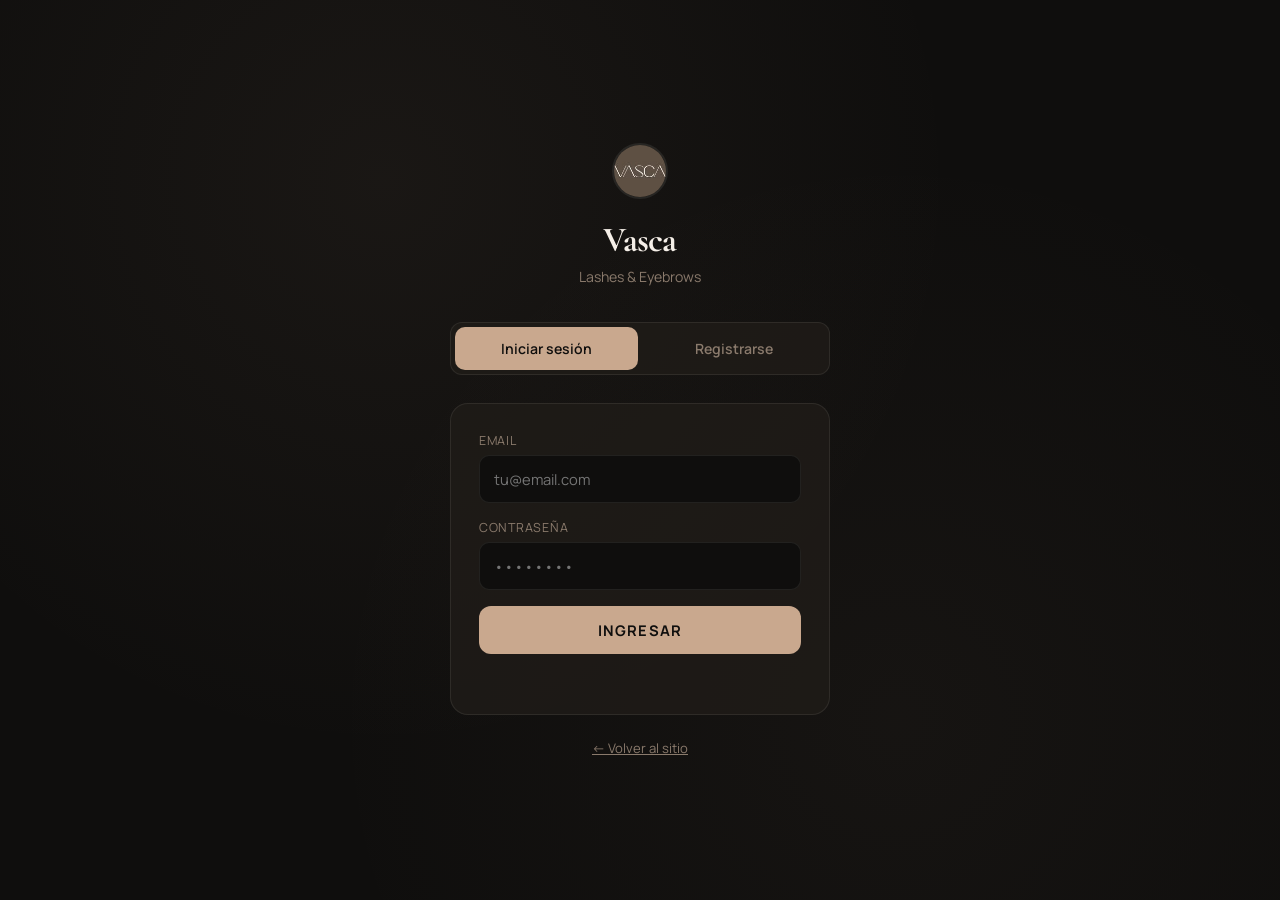
<file: turnos.html>
<!DOCTYPE html>
<html lang="es">
<head>
  <meta charset="UTF-8">
  <meta name="viewport" content="width=device-width, initial-scale=1.0">
  <title>Vasca — Pedir turno</title>
  <link rel="preconnect" href="https://fonts.googleapis.com">
  <link rel="preconnect" href="https://fonts.gstatic.com" crossorigin>
  <link href="https://fonts.googleapis.com/css2?family=Cormorant+Garamond:wght@500;600;700&family=Manrope:wght@400;500;600;700&display=swap" rel="stylesheet">
  <link rel="icon" href="favicon.svg" type="image/svg+xml">
  <link rel="stylesheet" href="turnos.css">
</head>
<body>
  <header class="topbar">
    <div class="shell topbar-inner">
      <a class="brand" href="index.html">
        <img class="brand-mark" src="vasca-avatar.jpg" alt="Vasca">
        <span>Vasca</span>
      </a>
      <div style="display:flex;align-items:center;gap:16px;">
        <a class="topbar-back" href="index.html">← Sitio</a>
        <button onclick="logoutClient()" class="topbar-back" style="border:none;background:none;cursor:pointer;font:inherit;color:inherit;">Cerrar sesión</button>
      </div>
    </div>
  </header>

  <main class="shell">
    <div class="booking-hero">
      <h1>Tus turnos</h1>
      <p>Reservá online, seguí tus beneficios y dejá tu reseña cuando completes tu experiencia.</p>
      <div class="tabs" style="display:flex;gap:8px;justify-content:center;margin-top:20px;">
        <button class="tab-btn active" id="tab-new" onclick="switchTab('new')">Reservar</button>
        <button class="tab-btn" id="tab-mine" onclick="switchTab('mine')">Mis turnos</button>
      </div>
    </div>

    <section class="loyalty-overview" id="loyalty-overview">
      <div class="loyalty-card">
        <div class="loyalty-copy">
          <span class="loyalty-kicker">Programa de fidelidad</span>
          <h2>Tu progreso Vasca</h2>
          <p id="loyalty-copy">Cada turno completado suma puntos para acercarte a tu próximo beneficio.</p>
        </div>
        <div class="loyalty-metrics">
          <div class="loyalty-balance">
            <span>Puntos acumulados</span>
            <strong id="loyalty-balance">0</strong>
          </div>
          <div class="loyalty-progress-wrap">
            <div class="loyalty-progress-meta">
              <span id="loyalty-reward-label">$5.000 de descuento</span>
              <span id="loyalty-progress-label">0%</span>
            </div>
            <div class="loyalty-progress">
              <span id="loyalty-progress-bar"></span>
            </div>
            <p class="loyalty-footnote" id="loyalty-remaining">Te faltan 100 puntos para desbloquear tu próximo beneficio.</p>
          </div>
        </div>
      </div>
    </section>

    <section class="step" id="step-service">
      <div class="step-header">
        <span class="step-num">1</span>
        <h2>Elegí el servicio</h2>
      </div>
      <div class="services-selector" id="services-list"></div>
    </section>

    <section class="step hidden" id="step-professional">
      <div class="step-header">
        <span class="step-num">2</span>
        <h2>Elegí la profesional</h2>
      </div>
      <div class="professionals-selector" id="professionals-list"></div>
    </section>

    <section class="step hidden" id="step-datetime">
      <div class="step-header">
        <span class="step-num">3</span>
        <h2>Elegí fecha y hora</h2>
      </div>
      <div class="datetime-grid">
        <div class="date-picker-wrap">
          <label>Fecha</label>
          <div class="custom-calendar" id="custom-calendar">
            <div class="calendar-header">
              <button class="cal-nav" id="cal-prev" aria-label="Mes anterior">←</button>
              <span class="cal-month-year" id="cal-month-year"></span>
              <button class="cal-nav" id="cal-next" aria-label="Mes siguiente">→</button>
            </div>
            <div class="calendar-days-header">
              <span>Do</span><span>Lu</span><span>Ma</span><span>Mi</span><span>Ju</span><span>Vi</span><span>Sa</span>
            </div>
            <div class="calendar-grid" id="calendar-grid"></div>
          </div>
          <input type="hidden" id="book-date">
        </div>
        <div class="slots-wrap">
          <label>Horarios disponibles</label>
          <div class="time-slots" id="time-slots">
            <p class="hint">Elegí una fecha para ver horarios</p>
          </div>
        </div>
      </div>
    </section>

    <section class="step hidden" id="step-info">
      <div class="step-header">
        <span class="step-num">4</span>
        <h2>Tus datos</h2>
      </div>
      <div class="info-form">
        <div class="form-row">
          <div class="form-group"><label>Nombre completo *</label><input type="text" id="book-name" required></div>
          <div class="form-group"><label>Teléfono *</label><input type="tel" id="book-phone" required placeholder="11 1234-5678"></div>
        </div>
        <div class="form-row">
          <div class="form-group"><label>Instagram (opcional)</label><input type="text" id="book-ig" placeholder="@"></div>
          <div class="form-group"><label>Email</label><input type="email" id="book-email" placeholder="tu@email.com"></div>
        </div>
        <div class="form-group"><label>Notas (opcional)</label><textarea id="book-notes" rows="2" placeholder="Algo que quieras contarnos..."></textarea></div>
      </div>
    </section>

    <section class="step hidden" id="step-confirm">
      <div class="summary-card">
        <h2>Tu turno</h2>
        <div class="summary-details" id="summary-details"></div>
        <button class="btn-confirm" id="btn-confirm" onclick="confirmBooking()">Confirmar turno</button>
        <div class="form-status" id="booking-status"></div>
      </div>
    </section>

    <section class="step hidden" id="step-success">
      <div class="success-card">
        <div class="success-icon">✓</div>
        <h2>¡Turno confirmado!</h2>
        <p id="success-msg"></p>
        <p class="success-email-note" id="success-email-note"></p>
        <a id="cal-link" href="#" target="_blank" rel="noopener" class="btn-home" style="margin-bottom:12px;background:var(--accent);">📅 Agregar al calendario</a>
        <a href="index.html" class="btn-home">Volver al inicio</a>
      </div>
    </section>

    <section id="view-my-appointments" class="my-view" style="display:none;">
      <div class="my-view-header">
        <div>
          <h2>Mis turnos</h2>
          <p>Desde acá podés revisar próximos turnos, cancelar reservas y dejar tu reseña cuando una experiencia quede completada.</p>
        </div>
      </div>
      <div class="my-appts-list" id="my-appts-list"><p class="hint">Cargando tus turnos...</p></div>
    </section>
  </main>

  <div class="modal-overlay" id="review-modal">
    <div class="review-modal-card">
      <button class="modal-close" onclick="vasca.closeReviewModal()" aria-label="Cerrar">✕</button>
      <span class="review-kicker">Reseña verificada</span>
      <h2 id="review-modal-title">Contanos cómo fue tu experiencia</h2>
      <p class="review-description">Tu reseña queda vinculada a un turno real y pasa por moderación antes de publicarse en la web.</p>
      <div class="review-stars" id="review-stars">
        <button type="button" class="review-star" data-value="1" onclick="vasca.setReviewRating(1)">★</button>
        <button type="button" class="review-star" data-value="2" onclick="vasca.setReviewRating(2)">★</button>
        <button type="button" class="review-star" data-value="3" onclick="vasca.setReviewRating(3)">★</button>
        <button type="button" class="review-star" data-value="4" onclick="vasca.setReviewRating(4)">★</button>
        <button type="button" class="review-star" data-value="5" onclick="vasca.setReviewRating(5)">★</button>
      </div>
      <textarea id="review-comment" rows="5" placeholder="Contanos qué te gustó de tu servicio, el resultado o la atención."></textarea>
      <button class="btn-confirm" id="review-submit" onclick="submitReview()">Enviar reseña</button>
      <div class="form-status" id="review-status"></div>
    </div>
  </div>

  <script src="turnos.js"></script>
</body>
</html>
</file>
<file: styles.css>
:root {
  --bg: #f7f1ea;
  --bg-soft: #efe4d8;
  --card: rgba(255, 249, 243, 0.9);
  --line: rgba(47, 35, 28, 0.12);
  --text: #221914;
  --muted: #66524a;
  --accent: #8f7769;
  --accent-light: #c9a88e;
  --shadow: 0 24px 60px rgba(52, 37, 30, 0.12);
  --shadow-hover: 0 32px 80px rgba(52, 37, 30, 0.18);
}

* { box-sizing: border-box; margin: 0; padding: 0; }

html { scroll-behavior: smooth; }

body {
  min-height: 100vh;
  font-family: "Manrope", sans-serif;
  color: var(--text);
  background:
    radial-gradient(circle at top left, rgba(219, 200, 181, 0.7), transparent 32%),
    linear-gradient(180deg, #fbf6f0 0%, var(--bg) 52%, #f1e8dc 100%);
  overflow-x: hidden;
}


a { color: inherit; text-decoration: none; }

.shell { width: min(1180px, calc(100% - 40px)); margin: 0 auto; }

/* ─── ANIMATIONS ────────────────────────────────── */
@keyframes fadeUp {
  from { opacity: 0; transform: translateY(40px); }
  to { opacity: 1; transform: translateY(0); }
}
@keyframes fadeIn {
  from { opacity: 0; }
  to { opacity: 1; }
}
@keyframes scaleIn {
  from { opacity: 0; transform: scale(0.92); }
  to { opacity: 1; transform: scale(1); }
}
@keyframes slideLeft {
  from { opacity: 0; transform: translateX(60px); }
  to { opacity: 1; transform: translateX(0); }
}
@keyframes slideRight {
  from { opacity: 0; transform: translateX(-60px); }
  to { opacity: 1; transform: translateX(0); }
}
@keyframes marquee {
  0% { transform: translateX(0); }
  100% { transform: translateX(-100%); }
}
@keyframes float {
  0%, 100% { transform: translateY(0); }
  50% { transform: translateY(-12px); }
}
@keyframes shimmer {
  0% { background-position: -200% center; }
  100% { background-position: 200% center; }
}
@keyframes pulseGlow {
  0%, 100% { box-shadow: 0 0 0 0 rgba(143, 119, 105, 0.3); }
  50% { box-shadow: 0 0 30px 8px rgba(143, 119, 105, 0.15); }
}

.reveal { opacity: 0; }
.reveal.visible { animation: revealUp 0.6s cubic-bezier(.23,1,.32,1) both; }
.reveal-left { opacity: 0; }
.reveal-left.visible { animation: revealLeft 0.6s cubic-bezier(.23,1,.32,1) both; }
.reveal-right { opacity: 0; }
.reveal-right.visible { animation: revealRight 0.6s cubic-bezier(.23,1,.32,1) both; }
.reveal-scale { opacity: 0; }
.reveal-scale.visible { animation: revealScale 0.6s cubic-bezier(.23,1,.32,1) both; }

@keyframes revealUp {
  0% { opacity: 0; transform: translateY(40px); }
  100% { opacity: 1; transform: translateY(0); }
}
@keyframes revealLeft {
  0% { opacity: 0; transform: translateX(-40px); }
  100% { opacity: 1; transform: translateX(0); }
}
@keyframes revealRight {
  0% { opacity: 0; transform: translateX(40px); }
  100% { opacity: 1; transform: translateX(0); }
}
@keyframes revealScale {
  0% { opacity: 0; transform: scale(0.9); }
  100% { opacity: 1; transform: scale(1); }
}

/* ─── TOPBAR ─────────────────────────────────── */
.topbar {
  position: sticky; top: 0; z-index: 100;
  backdrop-filter: blur(20px) saturate(1.8);
  -webkit-backdrop-filter: blur(20px) saturate(1.8);
  background: rgba(247, 241, 234, 0.72);
  border-bottom: 1px solid rgba(47, 35, 28, 0.06);
  transition: background 0.3s, box-shadow 0.3s;
}
.topbar.scrolled {
  background: rgba(247, 241, 234, 0.92);
  box-shadow: 0 4px 30px rgba(0,0,0,0.06);
}
.topbar-inner { display: flex; align-items: center; justify-content: space-between; padding: 16px 0; }

.brand {
  display: inline-flex; align-items: center; gap: 12px;
  font-size: 0.86rem; letter-spacing: 0.34em; text-transform: uppercase;
}
.brand-mark {
  width: 36px; height: 36px; border-radius: 50%;
  border: 1px solid rgba(47, 35, 28, 0.12);
  transition: transform 0.4s cubic-bezier(.23,1,.32,1);
}
.brand:hover .brand-mark { transform: rotate(20deg) scale(1.1); }

.topbar-nav { display: flex; align-items: center; gap: 28px; }
.topbar-nav-link {
  font-size: 0.82rem; letter-spacing: 0.1em; text-transform: uppercase;
  color: var(--muted); position: relative; padding-bottom: 4px;
  transition: color 0.3s;
}
.topbar-nav-link::after {
  content: ''; position: absolute; bottom: 0; left: 0; width: 0; height: 1px;
  background: var(--accent); transition: width 0.4s cubic-bezier(.23,1,.32,1);
}
.topbar-nav-link:hover { color: var(--text); }
.topbar-nav-link:hover::after { width: 100%; }

.topbar-link {
  font-size: 0.84rem; letter-spacing: 0.14em; text-transform: uppercase;
  color: #fff8f1; background: var(--text); padding: 10px 20px;
  border-radius: 999px; transition: all 0.4s cubic-bezier(.23,1,.32,1);
}
.topbar-link:hover { transform: translateY(-2px); box-shadow: 0 8px 24px rgba(34,25,20,0.25); }

/* ─── HERO ─────────────────────────────────── */
section { padding: 80px 0; }
.hero { padding-top: 56px; }
.hero-grid { display: grid; grid-template-columns: 1.1fr 0.9fr; gap: 32px; align-items: center; }

.hero-copy { animation: slideRight 0.6s cubic-bezier(.23,1,.32,1) forwards; }
.eyebrow {
  display: inline-block; margin-bottom: 22px; padding: 9px 14px;
  border-radius: 999px; border: 1px solid rgba(47, 35, 28, 0.1);
  background: rgba(255, 250, 246, 0.8); color: var(--muted);
  font-size: 0.8rem; letter-spacing: 0.12em; text-transform: uppercase;
  animation: fadeIn 0.5s 0.1s both;
}

h1, .section-title, .hero-card h2, .booking-title {
  font-family: "Cormorant Garamond", serif; letter-spacing: -0.02em;
}
h1 { max-width: 12ch; font-size: clamp(3rem, 7vw, 5.8rem); line-height: 0.94; }

.hero-copy p, .section-copy, .hero-card p, footer, .booking-subtitle {
  color: var(--muted); line-height: 1.7;
}
.hero-copy p { margin-top: 18px; max-width: 600px; animation: fadeUp 0.5s 0.2s both; }

.actions { display: flex; flex-wrap: wrap; gap: 14px; margin-top: 30px; animation: fadeUp 0.5s 0.3s both; }

.btn {
  display: inline-flex; align-items: center; justify-content: center;
  min-height: 52px; padding: 0 24px; border-radius: 999px;
  border: 1px solid transparent; font-weight: 600;
  transition: all 0.4s cubic-bezier(.23,1,.32,1); position: relative; overflow: hidden;
}
.btn::before {
  content: ''; position: absolute; inset: 0; border-radius: inherit;
  background: linear-gradient(135deg, rgba(255,255,255,0.15), transparent);
  opacity: 0; transition: opacity 0.4s;
}
.btn:hover::before { opacity: 1; }

.btn-primary { background: var(--text); color: #fff8f1; }
.btn-primary:hover { transform: translateY(-3px); box-shadow: 0 12px 32px rgba(34,25,20,0.3); }

.btn-secondary { border-color: rgba(47, 35, 28, 0.16); background: rgba(255, 252, 248, 0.72); }
.btn-secondary:hover { transform: translateY(-3px); background: rgba(255, 252, 248, 1); box-shadow: 0 8px 24px rgba(0,0,0,0.06); }

.hero-card, .booking-card, .service-card, .slot-btn, .my-appointments li {
  border-radius: 28px; background: var(--card);
  border: 1px solid var(--line); box-shadow: var(--shadow);
}
.hero-card {
  padding: 26px; text-align: center;
  animation: slideLeft 0.6s 0.15s cubic-bezier(.23,1,.32,1) both;
}
.hero-card img {
  width: 100%; max-width: 240px; border-radius: 24px;
  margin: 0 auto 14px auto; display: block;
  animation: float 6s ease-in-out infinite;
}
.hero-card h2 { font-size: 2rem; }

/* ─── WATERMARK MARQUEE ──────────────────────── */
.brand-watermark { padding: 40px 0 0; overflow: hidden; background-color: var(--bg); }
.watermark-container { width: 100%; overflow: hidden; display: flex; white-space: nowrap; }
.watermark-track {
  display: flex; flex-wrap: nowrap; flex-shrink: 0;
  animation: marquee 40s linear infinite;
}
.watermark-text {
  font-family: "Cormorant Garamond", serif;
  font-size: clamp(6rem, 12vw, 15rem); font-weight: 400;
  line-height: 0.85; letter-spacing: -0.02em;
  color: rgba(143,119,105,0.12);
  user-select: none; flex-shrink: 0;
  padding: 0 24px;
}

/* ─── PREMIUM SERVICES ──────────────────────── */
.premium-services { padding: 100px 0; background-color: var(--bg); }
.premium-services .section-header { text-align: center; margin-bottom: 60px; }
.premium-services .section-title { font-size: 2.8rem; margin-bottom: 16px; color: var(--text); }
.premium-services .section-copy { font-size: 1.1rem; max-width: 500px; margin: 0 auto; }

.services-grid {
  display: grid; grid-template-columns: repeat(auto-fill, minmax(320px, 1fr));
  gap: 30px; margin-bottom: 80px;
}
.service-card-premium {
  background: var(--card); border-radius: 20px; overflow: hidden;
  border: 1px solid rgba(47, 35, 28, 0.08);
  box-shadow: 0 10px 30px rgba(0,0,0,0.03);
  transition: transform 0.5s cubic-bezier(.23,1,.32,1), box-shadow 0.5s cubic-bezier(.23,1,.32,1);
  display: flex; flex-direction: column;
}
.service-card-premium:hover { transform: translateY(-10px); box-shadow: var(--shadow-hover); }

.service-image-wrapper { position: relative; width: 100%; height: 220px; overflow: hidden; }
.service-image-wrapper, .nosotros-carousel, .ba-card, .gallery-item, .video-card {
  background: linear-gradient(90deg, #efe4d8 25%, #fbf6f0 50%, #efe4d8 75%);
  background-size: 200% 100%;
  animation: shimmer 1.5s infinite;
}
.service-image-wrapper img {
  width: 100%; height: 100%; object-fit: cover;
  transition: transform 0.7s cubic-bezier(.23,1,.32,1);
}
.service-card-premium:hover .service-image-wrapper img { transform: scale(1.08); }

.service-duration {
  position: absolute; top: 16px; right: 16px;
  background: rgba(255,255,255,0.9); padding: 6px 12px;
  border-radius: 20px; font-size: 0.8rem; font-weight: 600;
  color: var(--text); backdrop-filter: blur(4px);
  transition: transform 0.4s;
}
.service-card-premium:hover .service-duration { transform: scale(1.05); }

.service-content { padding: 24px; flex-grow: 1; display: flex; flex-direction: column; }
.service-content h3 {
  font-family: "Cormorant Garamond", serif; font-size: 1.6rem;
  color: var(--text); margin-bottom: 8px; line-height: 1.2;
}
.service-sub {
  display: block; font-family: "Manrope", sans-serif;
  font-size: 0.9rem; font-weight: 500; color: var(--accent); margin-top: 4px;
}
.service-content p { color: var(--muted); font-size: 0.95rem; margin-bottom: 24px; flex-grow: 1; line-height: 1.6; }

.service-pricing { display: flex; flex-direction: column; gap: 8px; padding-top: 16px; border-top: 1px solid rgba(47, 35, 28, 0.08); }
.price-tier { display: flex; justify-content: space-between; align-items: center; font-size: 0.95rem; }
.price-tier span { color: var(--muted); font-weight: 500; }
.price-tier strong { color: var(--text); font-weight: 700; }

/* ─── REASONS BLOCK ─────────────────────────── */
.reasons-block {
  display: grid; grid-template-columns: repeat(3, 1fr); gap: 40px;
  padding-top: 60px; border-top: 1px solid rgba(47, 35, 28, 0.1);
}
.reason-item { text-align: center; }
.reason-icon {
  width: 56px; height: 56px; margin: 0 auto 20px; border-radius: 50%;
  background: rgba(255, 249, 243, 0.8); border: 1px solid rgba(47, 35, 28, 0.1);
  display: flex; align-items: center; justify-content: center; color: var(--accent);
  transition: all 0.5s cubic-bezier(.23,1,.32,1);
}
.reason-item:hover .reason-icon {
  transform: scale(1.15) rotate(8deg);
  background: var(--accent); color: #fff;
  box-shadow: 0 8px 24px rgba(143,119,105,0.3);
}
.reason-icon svg { width: 28px; height: 28px; }
.reason-item h4 { font-family: "Cormorant Garamond", serif; font-size: 1.5rem; margin-bottom: 12px; color: var(--text); }
.reason-item p { color: var(--muted); font-size: 0.95rem; line-height: 1.6; }

/* ─── NOSOTROS ───────────────────────────────── */
.nosotros-section {
  padding: 100px 0;
  background: linear-gradient(180deg, #ede3d5 0%, var(--bg) 100%);
}
.nosotros-grid {
  display: grid; grid-template-columns: 1fr 1fr;
  gap: 48px; align-items: center;
}
.nosotros-carousel {
  position: relative; border-radius: 24px; overflow: hidden;
  aspect-ratio: 4/5;
  box-shadow: 0 16px 48px rgba(0,0,0,0.12);
}
.carousel-slide {
  position: absolute; inset: 0;
  opacity: 0; z-index: 1;
  transition: opacity 1s ease;
}
.carousel-slide.active {
  opacity: 1; z-index: 3;
}
.carousel-slide.fade-out {
  opacity: 0; z-index: 2;
  transition: opacity 1s ease;
}
.carousel-slide img,
.carousel-slide video {
  width: 100%; height: 100%; object-fit: cover; display: block;
}
.carousel-dots {
  position: absolute; bottom: 16px; left: 50%;
  transform: translateX(-50%); z-index: 10;
  display: flex; gap: 8px;
}
.carousel-dots .dot {
  width: 8px; height: 8px; border-radius: 50%;
  background: rgba(255,255,255,0.5); transition: all 0.3s;
  cursor: pointer;
}
.carousel-dots .dot.active {
  background: #fff; transform: scale(1.3);
}
.nosotros-copy .section-title {
  font-size: clamp(2.4rem, 5vw, 4rem); margin-bottom: 20px;
}
.nosotros-copy .section-copy {
  font-size: 1.15rem; line-height: 1.8; max-width: 440px;
}

/* ─── "NO HAY NOSOTROS SIN USTEDES" ─────────── */
.community-section {
  padding: 120px 0 100px;
  background: linear-gradient(180deg, var(--bg) 0%, #ede3d5 100%);
  position: relative; overflow: hidden;
}
.community-section::before {
  content: '♡'; position: absolute; top: 50%; left: 50%;
  transform: translate(-50%, -50%); font-size: 40vw;
  color: rgba(143,119,105,0.03); pointer-events: none; z-index: 0;
}
.community-header { text-align: center; margin-bottom: 60px; position: relative; z-index: 1; }
.community-header .section-title {
  font-size: clamp(2.4rem, 5vw, 4rem); line-height: 1.1; margin-bottom: 20px;
}
.community-header .section-title em {
  font-style: normal; color: var(--accent);
  background: linear-gradient(90deg, var(--accent), var(--accent-light));
  -webkit-background-clip: text; -webkit-text-fill-color: transparent;
  background-clip: text;
}
.community-header .section-copy { font-size: 1.1rem; max-width: 600px; margin: 0 auto; }

/* Before / After comparison */
.before-after-showcase {
  display: grid; grid-template-columns: 1fr auto 1fr; gap: 20px;
  align-items: center; margin-bottom: 60px; position: relative; z-index: 1;
}
.ba-card {
  border-radius: 24px; overflow: hidden; position: relative;
  box-shadow: 0 16px 40px rgba(0,0,0,0.08);
  transition: transform 0.5s cubic-bezier(.23,1,.32,1);
}
.ba-card:hover { transform: scale(1.03); }
.ba-card img { width: 100%; height: 320px; object-fit: cover; display: block; }
.ba-label {
  position: absolute; bottom: 16px; left: 50%; transform: translateX(-50%);
  background: rgba(34,25,20,0.85); color: #fff; padding: 8px 20px;
  border-radius: 999px; font-size: 0.8rem; font-weight: 600;
  letter-spacing: 0.15em; text-transform: uppercase;
  backdrop-filter: blur(6px);
}
.ba-divider {
  display: flex; flex-direction: column; align-items: center; gap: 8px;
  color: var(--accent);
}
.ba-divider svg { width: 32px; height: 32px; }
.ba-divider span { font-size: 0.75rem; font-weight: 700; letter-spacing: 0.2em; text-transform: uppercase; }

/* Photo gallery (Grid) */
.community-gallery {
  display: grid; grid-template-columns: repeat(3, 1fr); gap: 20px;
  margin-bottom: 60px; position: relative; z-index: 1;
}
.gallery-item {
  margin-bottom: 0; border-radius: 20px;
  overflow: hidden; position: relative;
  transition: transform 0.5s cubic-bezier(.23,1,.32,1);
  box-shadow: 0 8px 24px rgba(0,0,0,0.06);
}
.gallery-item:hover { transform: translateY(-6px) scale(1.02); box-shadow: 0 16px 40px rgba(0,0,0,0.12); }
.gallery-item img { width: 100%; height: 100%; object-fit: cover; display: block; transition: transform 0.7s cubic-bezier(.23,1,.32,1); }
.gallery-item { aspect-ratio: 4/5; }
.gallery-item:hover img { transform: scale(1.06); }

/* Si hay una cantidad PAR de fotos, ocultar la última para mantener número IMPAR en computadora */
@media (min-width: 769px) {
  .community-gallery .gallery-item:nth-child(even):last-child {
    display: none !important;
  }
}

/* Team duo (always side by side) */
.team-duo {
  display: grid; grid-template-columns: 1fr 1fr; gap: 20px;
  margin-bottom: 60px; position: relative; z-index: 1;
}
.team-duo .gallery-item {
  break-inside: unset; margin-bottom: 0;
}

/* Video grid */
.community-videos {
  display: grid; grid-template-columns: repeat(2, 1fr); gap: 20px;
  position: relative; z-index: 1;
}
.video-card {
  border-radius: 24px; overflow: hidden; position: relative;
  box-shadow: 0 12px 30px rgba(0,0,0,0.08); aspect-ratio: 9/16;
  transition: transform 0.5s cubic-bezier(.23,1,.32,1);
}
.video-card:hover { transform: translateY(-6px); box-shadow: 0 20px 50px rgba(0,0,0,0.14); }
.video-card video {
  width: 100%; height: 100%; object-fit: cover; display: block;
}
.video-overlay {
  position: absolute; inset: 0;
  background: linear-gradient(180deg, transparent 60%, rgba(34,25,20,0.5));
  pointer-events: none;
}

/* ─── PREMIUM TESTIMONIALS ─────────────────── */
.premium-testimonials { padding: 100px 0; background-color: #fcf9f5; }
.premium-testimonials .section-header { text-align: center; margin-bottom: 60px; }
.premium-testimonials .section-title { font-size: 2.8rem; margin-bottom: 16px; color: var(--text); }
.premium-testimonials .section-copy { font-size: 1.1rem; max-width: 600px; margin: 0 auto; color: var(--muted); }

.testimonials-grid { display: grid; grid-template-columns: repeat(auto-fill, minmax(300px, 1fr)); gap: 24px; }
.testimonial-card {
  background: #ffffff; padding: 32px 28px; border-radius: 16px;
  border: 1px solid rgba(47, 35, 28, 0.05);
  box-shadow: 0 4px 20px rgba(0,0,0,0.02);
  display: flex; flex-direction: column;
  transition: transform 0.5s cubic-bezier(.23,1,.32,1), box-shadow 0.5s;
}
.testimonial-card:hover { transform: translateY(-6px); box-shadow: 0 12px 36px rgba(0,0,0,0.07); }

.stars { display: flex; gap: 4px; color: #d6b28d; margin-bottom: 16px; }
.stars svg { width: 18px; height: 18px; }
.testimonial-text { font-size: 1.05rem; line-height: 1.6; color: var(--text); font-style: italic; margin-bottom: 24px; flex-grow: 1; }
.testimonial-author {
  font-family: "Manrope", sans-serif; font-weight: 700; font-size: 0.95rem;
  color: var(--accent); text-transform: uppercase; letter-spacing: 0.05em;
  display: flex; align-items: center;
}
.testimonial-author::before {
  content: ""; display: inline-block; width: 24px; height: 1px;
  background-color: var(--accent); margin-right: 12px;
}

.testimonial-empty {
  grid-column: 1 / -1;
  text-align: center;
  color: var(--muted);
  padding: 18px 0 4px;
}

/* ─── FOOTER ───────────────────────────────── */
.footer-premium { padding: 40px 0; background-color: var(--bg); border-top: 1px solid rgba(47, 35, 28, 0.08); text-align: center; }
.footer-inner { display: flex; flex-direction: column; align-items: center; gap: 12px; }
.footer-main { color: var(--muted); font-size: 0.95rem; }
.footer-contact { display: flex; gap: 16px; flex-wrap: wrap; justify-content: center; }
.footer-link { color: var(--accent); font-size: 0.88rem; font-weight: 600; transition: color 0.3s; }
.footer-link:hover { color: var(--text); }
.anti-copy { font-size: 0.75rem; color: var(--muted); opacity: 0.6; letter-spacing: 0.06em; text-transform: uppercase; }

/* ─── WHATSAPP FLOAT ─────────────────────────── */
.wa-float {
  position: fixed; bottom: 24px; right: 24px; z-index: 90;
  width: 60px; height: 60px; border-radius: 50%;
  background: #25D366; color: #fff;
  display: flex; align-items: center; justify-content: center;
  box-shadow: 0 6px 24px rgba(37,211,102,0.4);
  transition: transform 0.3s cubic-bezier(.23,1,.32,1), box-shadow 0.3s;
  animation: waPulse 2s ease-in-out infinite;
}
.wa-float:hover { transform: scale(1.12); box-shadow: 0 10px 36px rgba(37,211,102,0.5); }
.wa-float svg { width: 30px; height: 30px; }
@keyframes waPulse { 0%,100% { box-shadow: 0 6px 24px rgba(37,211,102,0.4); } 50% { box-shadow: 0 6px 24px rgba(37,211,102,0.15), 0 0 0 12px rgba(37,211,102,0.08); } }

/* ─── CURSOR GLOW (desktop) ──────────────── */
.cursor-glow {
  position: fixed; width: 300px; height: 300px; border-radius: 50%;
  background: radial-gradient(circle, rgba(143,119,105,0.08) 0%, transparent 70%);
  pointer-events: none; z-index: 9999; transform: translate(-50%, -50%);
  transition: opacity 0.3s; opacity: 0;
}
.cursor-glow.active { opacity: 1; }

/* ─── PWA INSTALL BANNER ────────────────────── */
.pwa-banner {
  position: fixed; bottom: 0; left: 0; right: 0; z-index: 200;
  display: flex; justify-content: center;
  padding: 16px 20px;
  background: rgba(34, 25, 20, 0.92);
  backdrop-filter: blur(20px);
  -webkit-backdrop-filter: blur(20px);
  border-top: 1px solid rgba(255,248,241,0.1);
  animation: pwaSlideUp 0.5s cubic-bezier(.23,1,.32,1);
}
.pwa-banner-inner {
  display: flex; align-items: center; gap: 14px;
  width: min(100%, 600px);
}
.pwa-banner-icon {
  width: 44px; height: 44px; border-radius: 12px;
  object-fit: cover; flex-shrink: 0;
  border: 1px solid rgba(255,248,241,0.15);
}
.pwa-banner-text {
  flex: 1; display: flex; flex-direction: column; gap: 2px;
}
.pwa-banner-text strong {
  color: #fff8f1; font-size: 0.95rem; font-weight: 600;
}
.pwa-banner-text span {
  color: rgba(245,239,232,0.6); font-size: 0.8rem;
}
.pwa-banner-btn {
  padding: 10px 22px; border-radius: 999px;
  background: var(--accent); color: #fff8f1;
  font-weight: 600; font-size: 0.85rem;
  border: none; cursor: pointer; flex-shrink: 0;
  transition: transform 0.3s, box-shadow 0.3s;
}
.pwa-banner-btn:hover {
  transform: translateY(-2px);
  box-shadow: 0 6px 20px rgba(143,119,105,0.4);
}
.pwa-banner-close {
  background: none; border: none; color: rgba(245,239,232,0.5);
  font-size: 1.1rem; cursor: pointer; padding: 4px 8px;
  transition: color 0.3s;
}
.pwa-banner-close:hover { color: #fff8f1; }

@keyframes pwaSlideUp {
  from { transform: translateY(100%); opacity: 0; }
  to { transform: translateY(0); opacity: 1; }
}

/* ─── RESPONSIVE ────────────────────────────── */

/* Hamburger toggle (hidden on desktop) */
.nav-toggle {
  display: none; background: none; border: none;
  color: var(--text); font-size: 1.5rem; cursor: pointer;
  padding: 4px; line-height: 1;
}

@media (max-width: 980px) {
  .hero-grid, .booking-layout, .cards-grid { grid-template-columns: 1fr; }
  .btn { width: 100%; }
  .topbar-nav { gap: 16px; }
  .topbar-nav-link { font-size: 0.75rem; }
}

@media (max-width: 768px) {
  /* ── NAV: hamburger mobile ── */
  .nav-toggle { display: block; }

  .topbar-nav {
    display: none;
    position: absolute;
    top: 100%;
    left: 0; right: 0;
    flex-direction: column;
    background: rgba(247, 241, 234, 0.97);
    backdrop-filter: blur(20px);
    -webkit-backdrop-filter: blur(20px);
    padding: 20px 24px;
    gap: 14px;
    border-bottom: 1px solid var(--line);
    box-shadow: 0 12px 40px rgba(0,0,0,0.08);
    z-index: 100;
  }
  .topbar-nav.open { display: flex; }

  .topbar-nav-link {
    font-size: 0.9rem;
    padding: 8px 0;
  }
  .topbar-link {
    text-align: center;
    padding: 12px 20px;
    margin-top: 4px;
  }
  .topbar-inner {
    position: relative;
  }

  /* ── HERO ── */
  section { padding: 50px 0; }
  .hero { padding-top: 32px; }
  .hero-grid { gap: 24px; }

  /* ── SECTIONS: tighter spacing ── */
  .shell { width: calc(100% - 28px); }
  .section-header, .community-header { margin-bottom: 36px; }
  .section-title { font-size: 1.8rem !important; }
  .section-copy { font-size: 0.92rem; }

  /* ── SERVICES ── */
  .services-grid { gap: 16px; }
  .service-card-premium { border-radius: 16px; }
  .service-image-wrapper img { height: 200px; }
  .service-content { padding: 16px; }
  .service-content h3 { font-size: 1.1rem; }
  .service-pricing { gap: 8px; }

  .reasons-block { grid-template-columns: 1fr; gap: 24px; }
  .reason-item { padding: 24px; }

  /* ── NOSOTROS ── */
  .nosotros-section { padding: 60px 0; }
  .nosotros-grid { grid-template-columns: 1fr; gap: 32px; }
  .nosotros-copy { text-align: center; }
  .nosotros-copy .section-copy { margin: 0 auto; }

  /* ── GALLERY: Siempre cantidad PAR en mobile ── */
  /* Si hay una cantidad IMPAR de fotos, ocultar la última para mantener número PAR en celular */
  .community-gallery .gallery-item:nth-child(odd):last-child {
    display: none !important;
  }

  /* ── COMMUNITY: antes/después ── */
  .community-section { padding: 80px 0 60px; }
  .community-header { text-align: center; }
  .community-header .section-title { text-align: center; }
  .before-after-showcase { grid-template-columns: 1fr; gap: 12px; }
  .ba-divider {
    flex-direction: row; padding: 6px 0;
    justify-content: center;
  }
  .ba-card img { height: 220px; }

  /* ── GALLERY: SIEMPRE 2 COLUMNAS ── */
  .community-gallery {
    display: grid; grid-template-columns: repeat(2, 1fr); gap: 12px;
  }
  .gallery-item {
    margin-bottom: 0;
    border-radius: 14px;
  }

  /* ── TEAM DUO: siempre 2 columnas ── */
  .team-duo {
    gap: 12px;
    margin-bottom: 40px;
  }

  /* ── VIDEOS: 2 COLUMNAS ── */
  .community-videos {
    grid-template-columns: repeat(2, 1fr);
    gap: 12px;
  }
  .video-card { border-radius: 16px; }

  /* ── TESTIMONIOS ── */
  .premium-testimonials { padding: 60px 0; }
  .testimonials-grid { grid-template-columns: 1fr; gap: 16px; }
  .testimonial-card { padding: 24px 20px; }
  .testimonial-text { font-size: 0.95rem; }

  /* ── FOOTER ── */
  .footer-premium { padding: 28px 0; }
  .footer-main { font-size: 0.85rem; }

  /* Hide cursor glow on mobile */
  .cursor-glow { display: none; }
}

/* Booking form (reserva) */
.booking-layout { display: grid; grid-template-columns: 1.1fr 0.9fr; gap: 22px; align-items: start; }
.booking-card { padding: 24px; }
.booking-title { font-size: clamp(2rem, 4vw, 3rem); }
.field { margin-top: 16px; }
.field label { display: block; margin-bottom: 6px; color: var(--muted); font-size: 0.9rem; }
.field select, .field input, .field textarea {
  width: 100%; min-height: 44px; border-radius: 12px;
  border: 1px solid rgba(47, 35, 28, 0.16); padding: 10px 12px;
  background: #fffdf9; font: inherit;
}
.cards-grid { display: grid; grid-template-columns: repeat(2, minmax(0, 1fr)); gap: 18px; margin-top: 26px; }
.service-card { padding: 22px; border-radius: 28px; background: var(--card); border: 1px solid var(--line); box-shadow: var(--shadow); }
.service-card h3 { font-size: 1.4rem; margin-bottom: 8px; }
.service-card strong { display: block; margin-top: 10px; }
.slots-grid { display: grid; grid-template-columns: repeat(auto-fill, minmax(112px, 1fr)); gap: 10px; margin-top: 12px; }
.slot-btn { min-height: 42px; padding: 8px 10px; cursor: pointer; border-radius: 28px; background: var(--card); border: 1px solid var(--line); box-shadow: var(--shadow); }
.slot-btn.active { background: var(--text); color: #fff; }
.summary { margin-top: 20px; padding: 16px; border-radius: 16px; background: rgba(255, 253, 249, 0.88); border: 1px solid rgba(47, 35, 28, 0.1); }
.status-msg { margin-top: 14px; font-size: 0.92rem; color: var(--muted); }
.my-appointments { margin-top: 20px; list-style: none; display: grid; gap: 10px; }
.my-appointments li { padding: 14px; border-radius: 28px; background: var(--card); border: 1px solid var(--line); box-shadow: var(--shadow); }

@media (prefers-reduced-motion: reduce) {
  html { scroll-behavior: auto; }
  /* Las siguientes reglas estaban bloqueando TODAS las animaciones si el usuario tiene desactivadas las animaciones en Windows/iOS:
  *, *::before, *::after {
    animation-duration: 0.01ms !important;
    animation-iteration-count: 1 !important;
    transition-duration: 0.01ms !important;
  }
  */
}
</file>
<file: turnos.css>
:root {
  --bg: #f7f1ea;
  --bg-soft: #efe4d8;
  --card: rgba(255, 249, 243, 0.95);
  --line: rgba(47, 35, 28, 0.1);
  --text: #221914;
  --muted: #66524a;
  --accent: #8f7769;
  --accent-light: #c9a88e;
  --green: #2d8a4e;
  --red: #c0392b;
  --blue: #3366cc;
  --yellow: #b8860b;
}

* { box-sizing: border-box; margin: 0; padding: 0; }
html { scroll-behavior: smooth; }
body {
  min-height: 100vh;
  font-family: "Manrope", sans-serif;
  color: var(--text);
  background:
    radial-gradient(circle at top left, rgba(219, 200, 181, 0.7), transparent 32%),
    linear-gradient(180deg, #fbf6f0 0%, var(--bg) 52%, #f1e8dc 100%);
}

a { color: inherit; text-decoration: none; }
.shell { width: min(860px, calc(100% - 40px)); margin: 0 auto; }

.topbar {
  position: sticky;
  top: 0;
  z-index: 100;
  backdrop-filter: blur(20px);
  background: rgba(247, 241, 234, 0.85);
  border-bottom: 1px solid rgba(47, 35, 28, 0.06);
}

.topbar-inner {
  display: flex;
  align-items: center;
  justify-content: space-between;
  padding: 14px 0;
}

.brand {
  display: inline-flex;
  align-items: center;
  gap: 10px;
  font-size: 0.84rem;
  letter-spacing: 0.3em;
  text-transform: uppercase;
}

.brand-mark {
  width: 32px;
  height: 32px;
  border-radius: 50%;
  border: 1px solid var(--line);
}

.topbar-back {
  font-size: 0.82rem;
  color: var(--muted);
  transition: color 0.3s;
}

.topbar-back:hover { color: var(--text); }

.booking-hero {
  text-align: center;
  padding: 48px 0 26px;
}

.booking-hero h1 {
  font-family: "Cormorant Garamond", serif;
  font-size: clamp(2rem, 5vw, 3.2rem);
  letter-spacing: -0.02em;
  margin-bottom: 12px;
}

.booking-hero p {
  color: var(--muted);
  font-size: 1rem;
  max-width: 560px;
  margin: 0 auto;
  line-height: 1.6;
}

.tabs { margin-bottom: 14px; }

.tab-btn {
  padding: 10px 24px;
  border-radius: 999px;
  border: 1px solid var(--line);
  background: var(--card);
  font: inherit;
  font-size: 0.88rem;
  cursor: pointer;
  color: var(--muted);
  transition: all 0.3s;
  font-weight: 600;
}

.tab-btn.active {
  background: var(--text);
  color: #fff;
  border-color: var(--text);
}

.tab-btn:hover:not(.active) {
  border-color: var(--accent);
  color: var(--text);
}

.loyalty-overview {
  margin-bottom: 28px;
}

.loyalty-card {
  display: grid;
  grid-template-columns: 1.1fr 1fr;
  gap: 20px;
  padding: 28px;
  border-radius: 22px;
  background:
    radial-gradient(circle at top right, rgba(201, 168, 142, 0.2), transparent 34%),
    linear-gradient(145deg, rgba(34, 25, 20, 0.98) 0%, rgba(61, 45, 37, 0.98) 100%);
  color: #f5efe8;
  box-shadow: 0 18px 50px rgba(34, 25, 20, 0.18);
}

.loyalty-kicker {
  display: inline-block;
  margin-bottom: 10px;
  font-size: 0.76rem;
  letter-spacing: 0.22em;
  text-transform: uppercase;
  color: rgba(245, 239, 232, 0.72);
}

.loyalty-card h2 {
  font-family: "Cormorant Garamond", serif;
  font-size: 2rem;
  margin-bottom: 10px;
}

.loyalty-copy p,
.loyalty-footnote {
  color: rgba(245, 239, 232, 0.78);
  line-height: 1.7;
}

.loyalty-metrics {
  display: grid;
  gap: 18px;
  align-content: center;
}

.loyalty-balance {
  display: grid;
  gap: 6px;
  padding: 18px 20px;
  border-radius: 18px;
  background: rgba(255, 248, 241, 0.08);
  border: 1px solid rgba(255, 248, 241, 0.12);
}

.loyalty-balance span {
  font-size: 0.78rem;
  letter-spacing: 0.14em;
  text-transform: uppercase;
  color: rgba(245, 239, 232, 0.68);
}

.loyalty-balance strong {
  font-family: "Cormorant Garamond", serif;
  font-size: 3rem;
  line-height: 1;
}

.loyalty-progress-wrap {
  padding: 18px 20px;
  border-radius: 18px;
  background: rgba(255, 248, 241, 0.08);
  border: 1px solid rgba(255, 248, 241, 0.12);
}

.loyalty-progress-meta {
  display: flex;
  justify-content: space-between;
  gap: 16px;
  margin-bottom: 10px;
  font-size: 0.88rem;
}

.loyalty-progress {
  height: 10px;
  border-radius: 999px;
  overflow: hidden;
  background: rgba(255, 248, 241, 0.14);
}

.loyalty-progress span {
  display: block;
  height: 100%;
  width: 0;
  border-radius: inherit;
  background: linear-gradient(90deg, #d5b18f 0%, #fff8f1 100%);
  transition: width 0.4s ease;
}

.loyalty-footnote {
  margin-top: 10px;
  font-size: 0.86rem;
}

.step {
  margin-bottom: 32px;
  animation: fadeUp 0.5s ease;
}

.step.hidden { display: none; }

@keyframes fadeUp {
  from { opacity: 0; transform: translateY(20px); }
  to { opacity: 1; transform: translateY(0); }
}

.step-header {
  display: flex;
  align-items: center;
  gap: 14px;
  margin-bottom: 20px;
}

.step-num {
  width: 32px;
  height: 32px;
  border-radius: 50%;
  background: var(--text);
  color: #fff;
  display: flex;
  align-items: center;
  justify-content: center;
  font-size: 0.82rem;
  font-weight: 700;
  flex-shrink: 0;
}

.step-header h2 {
  font-family: "Cormorant Garamond", serif;
  font-size: 1.5rem;
}

.services-selector {
  display: grid;
  grid-template-columns: repeat(auto-fill, minmax(220px, 1fr));
  gap: 14px;
}

.svc-card,
.prof-card,
.my-appt-card {
  box-shadow: 0 4px 16px rgba(0, 0, 0, 0.04);
}

.svc-card {
  padding: 20px;
  border-radius: 16px;
  background: var(--card);
  border: 2px solid transparent;
  cursor: pointer;
  transition: all 0.3s cubic-bezier(.23,1,.32,1);
}

.svc-card:hover {
  transform: translateY(-4px);
  box-shadow: 0 8px 24px rgba(0, 0, 0, 0.08);
}

.svc-card.selected {
  border-color: var(--accent);
  background: rgba(143, 119, 105, 0.08);
}

.svc-card h3 {
  font-family: "Cormorant Garamond", serif;
  font-size: 1.2rem;
  margin-bottom: 6px;
}

.svc-card .svc-meta {
  font-size: 0.82rem;
  color: var(--muted);
}

.svc-card .svc-price {
  margin-top: 10px;
  font-weight: 700;
  font-size: 0.95rem;
}

.professionals-selector {
  display: grid;
  grid-template-columns: repeat(auto-fill, minmax(200px, 1fr));
  gap: 14px;
}

.prof-card {
  padding: 24px;
  border-radius: 16px;
  background: var(--card);
  border: 2px solid transparent;
  cursor: pointer;
  text-align: center;
  transition: all 0.3s cubic-bezier(.23,1,.32,1);
}

.prof-card:hover { transform: translateY(-4px); }

.prof-card.selected {
  border-color: var(--accent);
  background: rgba(143, 119, 105, 0.08);
}

.prof-card .prof-avatar {
  width: 56px;
  height: 56px;
  border-radius: 50%;
  margin: 0 auto 12px;
  display: flex;
  align-items: center;
  justify-content: center;
  font-size: 1.4rem;
  font-weight: 700;
  color: #fff;
}

.prof-card h3 { font-size: 1.1rem; margin-bottom: 4px; }
.prof-card .prof-price { font-size: 0.9rem; color: var(--muted); font-weight: 600; }

.datetime-grid {
  display: grid;
  grid-template-columns: auto 1fr;
  gap: 20px;
  align-items: start;
}

.date-picker-wrap label,
.slots-wrap label {
  display: block;
  margin-bottom: 8px;
  font-size: 0.82rem;
  color: var(--muted);
  text-transform: uppercase;
  letter-spacing: 0.06em;
}

.date-input {
  padding: 12px 14px;
  border-radius: 12px;
  border: 1px solid var(--line);
  background: var(--card);
  font: inherit;
  font-size: 0.92rem;
  color: var(--text);
}

.date-input:focus { outline: none; border-color: var(--accent); }

.custom-calendar {
  background: var(--card);
  border: 1px solid var(--line);
  border-radius: 16px;
  padding: 16px;
  box-shadow: 0 4px 16px rgba(0,0,0,0.04);
}
.calendar-header {
  display: flex;
  justify-content: space-between;
  align-items: center;
  margin-bottom: 16px;
}
.cal-nav {
  background: transparent;
  border: 1px solid var(--line);
  border-radius: 50%;
  width: 32px; height: 32px;
  cursor: pointer;
  display: flex; align-items: center; justify-content: center;
  transition: background 0.2s;
  color: var(--text);
}
.cal-nav:hover { background: rgba(143, 119, 105, 0.08); }
.cal-month-year {
  font-weight: 700;
  text-transform: capitalize;
}
.calendar-days-header {
  display: grid;
  grid-template-columns: repeat(7, 1fr);
  text-align: center;
  font-size: 0.8rem;
  font-weight: 600;
  color: var(--muted);
  margin-bottom: 8px;
}
.calendar-grid {
  display: grid;
  grid-template-columns: repeat(7, 1fr);
  gap: 4px;
}
.cal-day {
  aspect-ratio: 1;
  display: flex; align-items: center; justify-content: center;
  border-radius: 50%;
  font-size: 0.9rem;
  cursor: pointer;
  transition: all 0.2s;
}
.cal-day:hover:not(.disabled) {
  background: rgba(143, 119, 105, 0.1);
}
.cal-day.selected {
  background: var(--text);
  color: #fff;
}
.cal-day.disabled {
  color: rgba(47, 35, 28, 0.3);
  cursor: not-allowed;
  text-decoration: line-through;
}
.cal-day.today {
  font-weight: 700;
  border: 1px solid var(--accent-light);
}
.cal-day.empty { cursor: default; }

.time-slots { display: flex; flex-wrap: wrap; gap: 8px; }
.hint { color: var(--muted); font-size: 0.85rem; padding: 12px 0; }

.slot-btn {
  padding: 10px 18px;
  border-radius: 10px;
  border: 1px solid var(--line);
  background: var(--card);
  cursor: pointer;
  font: inherit;
  font-size: 0.88rem;
  transition: all 0.2s;
  color: var(--text);
}

.slot-btn:hover { border-color: var(--accent); }
.slot-btn.selected { background: var(--text); color: #fff; border-color: var(--text); }

.info-form {
  background: var(--card);
  border-radius: 16px;
  padding: 24px;
}

.form-row {
  display: grid;
  grid-template-columns: 1fr 1fr;
  gap: 14px;
}

.form-group { margin-bottom: 14px; }

.form-group label {
  display: block;
  margin-bottom: 6px;
  font-size: 0.8rem;
  color: var(--muted);
  text-transform: uppercase;
  letter-spacing: 0.06em;
}

.form-group input,
.form-group textarea {
  width: 100%;
  padding: 12px 14px;
  border-radius: 10px;
  border: 1px solid var(--line);
  background: #fffdf9;
  font: inherit;
  font-size: 0.92rem;
  color: var(--text);
  transition: border-color 0.3s;
}

.form-group input:focus,
.form-group textarea:focus {
  outline: none;
  border-color: var(--accent);
}

.summary-card {
  background: var(--card);
  border-radius: 20px;
  padding: 32px;
  border: 1px solid var(--line);
  box-shadow: 0 8px 24px rgba(0, 0, 0, 0.05);
}

.summary-card h2 {
  font-family: "Cormorant Garamond", serif;
  font-size: 1.6rem;
  margin-bottom: 20px;
  text-align: center;
}

.summary-details {
  display: grid;
  gap: 10px;
  margin-bottom: 24px;
}

.summary-row {
  display: flex;
  justify-content: space-between;
  gap: 20px;
  padding: 10px 0;
  border-bottom: 1px solid var(--line);
}

.summary-row:last-child {
  border-bottom: none;
  font-weight: 700;
  font-size: 1.1rem;
}

.summary-row span:first-child { color: var(--muted); }

.btn-confirm,
.btn-home {
  width: 100%;
  padding: 16px;
  border-radius: 12px;
  border: none;
  background: var(--text);
  color: #fff;
  font: inherit;
  font-weight: 700;
  font-size: 1rem;
  cursor: pointer;
  transition: all 0.3s;
  text-transform: uppercase;
  letter-spacing: 0.08em;
  text-align: center;
}

.btn-confirm:hover,
.btn-home:hover {
  transform: translateY(-2px);
  box-shadow: 0 8px 24px rgba(34, 25, 20, 0.3);
}

.btn-confirm:disabled {
  opacity: 0.5;
  cursor: not-allowed;
  transform: none;
}

.form-status {
  margin-top: 12px;
  font-size: 0.88rem;
  text-align: center;
}

.form-status.error { color: var(--red); }
.form-status.success { color: var(--green); }

.success-card {
  text-align: center;
  padding: 60px 32px;
  background: var(--card);
  border-radius: 20px;
  border: 1px solid var(--line);
}

.success-icon {
  width: 72px;
  height: 72px;
  border-radius: 50%;
  margin: 0 auto 20px;
  background: rgba(45, 138, 78, 0.12);
  color: var(--green);
  display: flex;
  align-items: center;
  justify-content: center;
  font-size: 2rem;
  font-weight: 700;
}

.success-card h2 {
  font-family: "Cormorant Garamond", serif;
  font-size: 2rem;
  margin-bottom: 12px;
}

.success-card p {
  color: var(--muted);
  margin-bottom: 18px;
  line-height: 1.6;
}

.success-email-note {
  font-size: 0.9rem;
  margin-top: -6px;
}

.my-view { padding-bottom: 36px; }

.my-view-header {
  margin-bottom: 18px;
}

.my-view-header h2 {
  font-family: "Cormorant Garamond", serif;
  font-size: 2rem;
  margin-bottom: 8px;
}

.my-view-header p {
  color: var(--muted);
  line-height: 1.6;
}

.my-appts-list {
  display: flex;
  flex-direction: column;
  gap: 14px;
}

.my-appt-card {
  background: var(--card);
  border-radius: 18px;
  padding: 22px;
  border: 1px solid var(--line);
  display: grid;
  grid-template-columns: 1fr auto;
  gap: 20px;
  align-items: start;
}

.my-appt-info h4 {
  font-family: "Cormorant Garamond", serif;
  font-size: 1.3rem;
  margin-bottom: 6px;
}

.my-appt-info p {
  font-size: 0.9rem;
  color: var(--muted);
  line-height: 1.6;
}

.my-appt-meta {
  display: flex;
  flex-wrap: wrap;
  gap: 8px;
  margin-top: 14px;
}

.my-chip {
  display: inline-flex;
  align-items: center;
  gap: 6px;
  padding: 6px 12px;
  border-radius: 999px;
  background: rgba(143, 119, 105, 0.08);
  color: var(--text);
  font-size: 0.78rem;
}

.my-chip.review {
  background: rgba(51, 102, 204, 0.09);
  color: var(--blue);
}

.my-chip.published {
  background: rgba(45, 138, 78, 0.12);
  color: var(--green);
}

.my-chip.pending-review {
  background: rgba(184, 134, 11, 0.12);
  color: var(--yellow);
}

.my-appt-actions {
  display: grid;
  justify-items: end;
  gap: 8px;
  min-width: 170px;
}

.my-appt-status {
  font-size: 0.72rem;
  font-weight: 700;
  text-transform: uppercase;
  letter-spacing: 0.05em;
  padding: 5px 12px;
  border-radius: 8px;
}

.my-appt-status.pending { background: rgba(255, 180, 0, 0.12); color: #b8860b; }
.my-appt-status.confirmed { background: rgba(45, 138, 78, 0.12); color: var(--green); }
.my-appt-status.completed { background: rgba(51, 102, 204, 0.12); color: var(--blue); }
.my-appt-status.cancelled { background: rgba(192, 57, 43, 0.12); color: var(--red); }

.my-appt-btn {
  padding: 10px 14px;
  border-radius: 10px;
  border: 1px solid var(--line);
  background: transparent;
  font: inherit;
  font-size: 0.82rem;
  cursor: pointer;
  transition: all 0.2s;
  color: var(--text);
  min-width: 160px;
}

.my-appt-btn:hover { border-color: var(--accent); }
.my-appt-btn.cancel { color: var(--red); }
.my-appt-btn.cancel:hover { border-color: var(--red); background: rgba(192, 57, 43, 0.06); }
.my-appt-btn.review:hover { background: rgba(143, 119, 105, 0.08); }

.my-review-preview {
  margin-top: 14px;
  padding: 14px 16px;
  border-radius: 14px;
  background: rgba(255, 253, 249, 0.9);
  border: 1px solid rgba(47, 35, 28, 0.08);
}

.my-review-stars {
  color: #c9a88e;
  letter-spacing: 0.1em;
  margin-bottom: 8px;
}

.my-review-preview p {
  font-size: 0.9rem;
  color: var(--text);
}

.modal-overlay {
  position: fixed;
  inset: 0;
  display: none;
  align-items: center;
  justify-content: center;
  padding: 20px;
  background: rgba(20, 15, 12, 0.58);
  backdrop-filter: blur(8px);
  z-index: 300;
}

.modal-overlay.open { display: flex; }

.review-modal-card {
  position: relative;
  width: min(100%, 560px);
  padding: 28px;
  border-radius: 24px;
  background: #fffbf7;
  box-shadow: 0 24px 60px rgba(34, 25, 20, 0.2);
}

.modal-close {
  position: absolute;
  top: 14px;
  right: 14px;
  width: 36px;
  height: 36px;
  border-radius: 50%;
  border: 1px solid var(--line);
  background: transparent;
  cursor: pointer;
  color: var(--muted);
}

.review-kicker {
  display: inline-block;
  margin-bottom: 10px;
  font-size: 0.76rem;
  letter-spacing: 0.18em;
  text-transform: uppercase;
  color: var(--accent);
}

.review-modal-card h2 {
  font-family: "Cormorant Garamond", serif;
  font-size: 2rem;
  margin-bottom: 10px;
}

.review-description {
  color: var(--muted);
  line-height: 1.7;
  margin-bottom: 20px;
}

.review-stars {
  display: flex;
  gap: 8px;
  margin-bottom: 18px;
}

.review-star {
  flex: 1;
  min-width: 0;
  padding: 10px 0;
  border-radius: 12px;
  border: 1px solid rgba(201, 168, 142, 0.35);
  background: rgba(201, 168, 142, 0.08);
  font-size: 1.5rem;
  line-height: 1;
  color: #d8c2ab;
  cursor: pointer;
  transition: all 0.2s ease;
}

.review-star.active,
.review-star:hover {
  color: #b88037;
  border-color: rgba(184, 128, 55, 0.4);
  background: rgba(201, 168, 142, 0.16);
}

#review-comment {
  width: 100%;
  margin-bottom: 16px;
  padding: 14px 16px;
  border-radius: 14px;
  border: 1px solid var(--line);
  font: inherit;
  resize: vertical;
  min-height: 140px;
  background: #fff;
}

#review-comment:focus {
  outline: none;
  border-color: var(--accent);
}

.skeleton {
  background: linear-gradient(90deg, var(--bg-soft) 25%, var(--card) 50%, var(--bg-soft) 75%);
  background-size: 200% 100%;
  animation: shimmer 1.5s ease-in-out infinite;
  border-radius: 12px;
}

@keyframes shimmer {
  0% { background-position: 200% 0; }
  100% { background-position: -200% 0; }
}

.skeleton-card { height: 92px; margin-bottom: 12px; }

@media (max-width: 760px) {
  .shell { width: calc(100% - 28px); }
  .topbar-inner { padding: 10px 0; }
  .brand { font-size: 0.76rem; gap: 8px; }
  .brand-mark { width: 28px; height: 28px; }
  .topbar-back { font-size: 0.76rem; }
  .booking-hero { padding: 32px 0 20px; }
  .booking-hero h1 { font-size: 1.7rem; }
  .booking-hero p { font-size: 0.9rem; }
  .loyalty-card,
  .datetime-grid,
  .form-row,
  .my-appt-card { grid-template-columns: 1fr; }
  .services-selector,
  .professionals-selector { grid-template-columns: 1fr; }
  .summary-card,
  .info-form,
  .review-modal-card { padding: 22px; }
  .my-appt-actions {
    justify-items: stretch;
    min-width: 0;
  }
  .my-appt-btn { width: 100%; }
  .review-stars { gap: 6px; }
}
</file>
